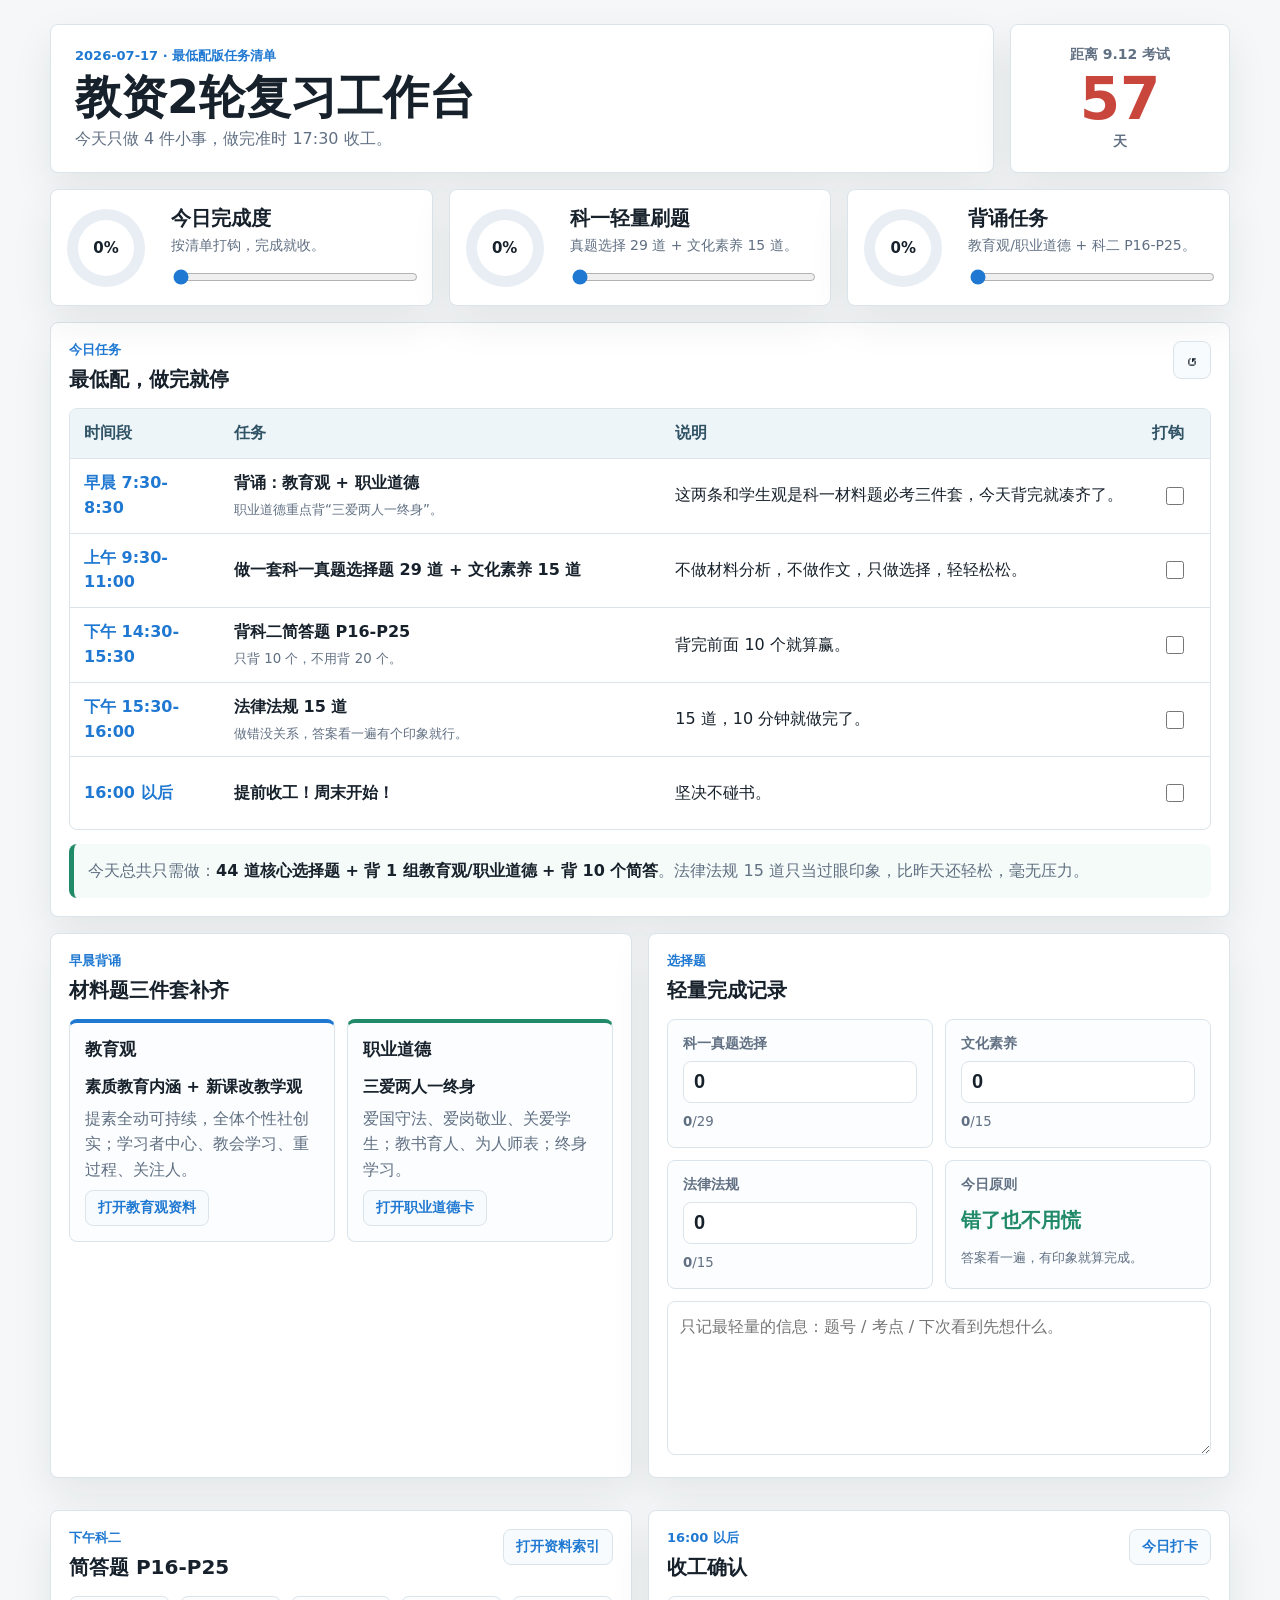
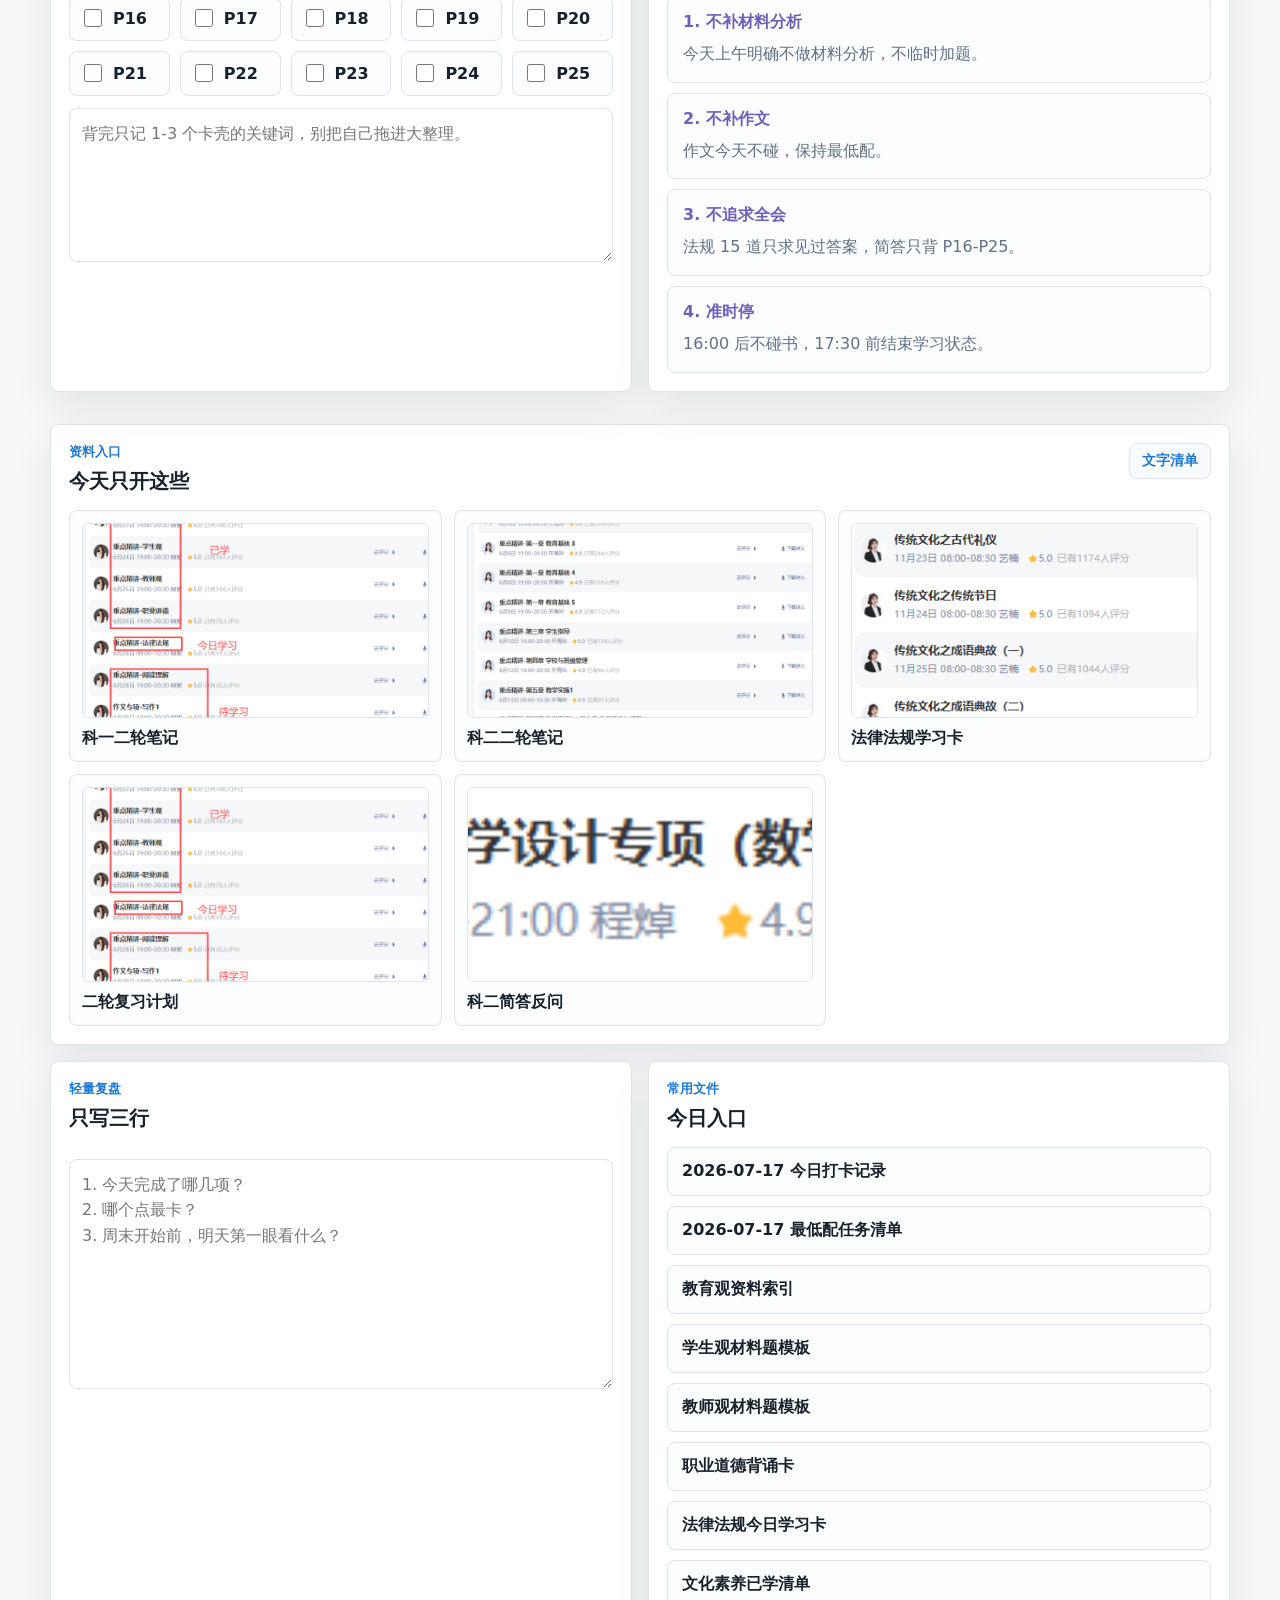
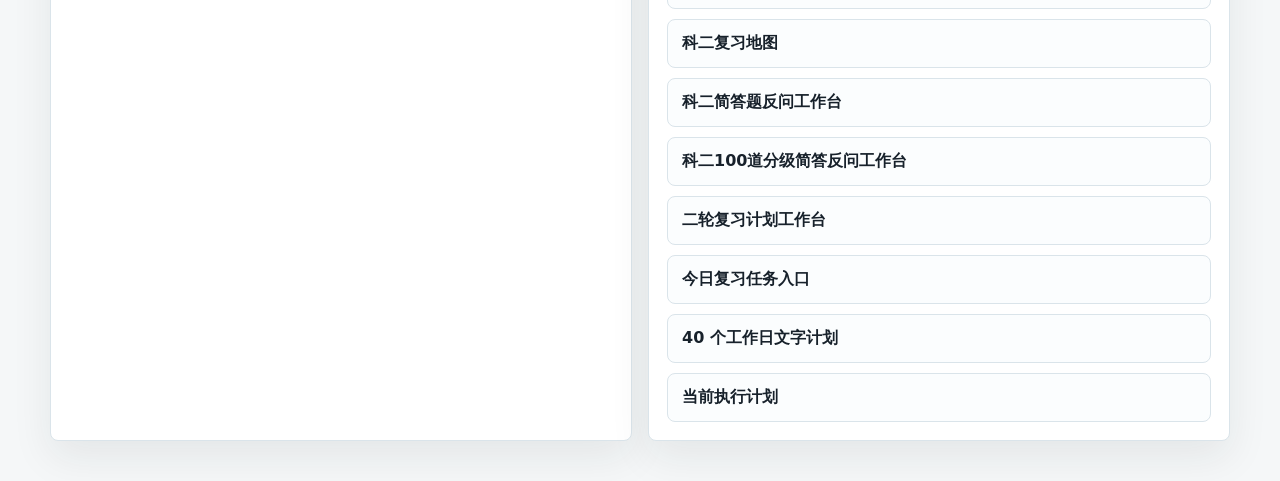
<file: teacher-cert/????????/index.html>
﻿<!doctype html>
<html lang="zh-CN">
<head>
  <meta charset="utf-8">
  <meta name="viewport" content="width=device-width, initial-scale=1">
  <title>教资2轮复习工作台</title>
  <link rel="stylesheet" href="./styles.css">
</head>
<body>
  <main class="shell">
    <header class="topbar">
      <section class="title-block">
        <p class="eyebrow">2026-07-17 · 最低配版任务清单</p>
        <h1>教资2轮复习工作台</h1>
        <p class="subtitle">今天只做 4 件小事，做完准时 17:30 收工。</p>
      </section>
      <section class="exam-card" aria-label="考试倒计时">
        <span class="exam-label">距离 9.12 考试</span>
        <strong>57</strong>
        <span class="exam-label">天</span>
      </section>
    </header>

    <section class="metrics" aria-label="今日进度">
      <article class="metric">
        <div class="ring" data-value="0"><span>0%</span></div>
        <div>
          <h2>今日完成度</h2>
          <p>按清单打钩，完成就收。</p>
          <input class="progress-input" data-key="today" type="range" min="0" max="100" value="0" aria-label="今日完成度">
        </div>
      </article>
      <article class="metric">
        <div class="ring green" data-value="0"><span>0%</span></div>
        <div>
          <h2>科一轻量刷题</h2>
          <p>真题选择 29 道 + 文化素养 15 道。</p>
          <input class="progress-input" data-key="subjectOneChoice" type="range" min="0" max="100" value="0" aria-label="科一选择题进度">
        </div>
      </article>
      <article class="metric">
        <div class="ring amber" data-value="0"><span>0%</span></div>
        <div>
          <h2>背诵任务</h2>
          <p>教育观/职业道德 + 科二 P16-P25。</p>
          <input class="progress-input" data-key="recitation" type="range" min="0" max="100" value="0" aria-label="背诵任务进度">
        </div>
      </article>
    </section>

    <section class="panel today-panel">
      <div class="panel-head">
        <div>
          <p class="eyebrow">今日任务</p>
          <h2>最低配，做完就停</h2>
        </div>
        <button class="icon-button" id="resetTasks" title="重置今日勾选" aria-label="重置今日勾选">↺</button>
      </div>

      <div class="task-table" aria-label="今日最低配版任务清单">
        <div class="task-row task-row-head">
          <span>时间段</span>
          <span>任务</span>
          <span>说明</span>
          <span>打钩</span>
        </div>
        <label class="task-row">
          <span class="time">早晨 7:30-8:30</span>
          <span><strong>背诵：教育观 + 职业道德</strong><small>职业道德重点背“三爱两人一终身”。</small></span>
          <span>这两条和学生观是科一材料题必考三件套，今天背完就凑齐了。</span>
          <span class="check-cell"><input type="checkbox" data-task="morning-education-ethics"></span>
        </label>
        <label class="task-row">
          <span class="time">上午 9:30-11:00</span>
          <span><strong>做一套科一真题选择题 29 道 + 文化素养 15 道</strong></span>
          <span>不做材料分析，不做作文，只做选择，轻轻松松。</span>
          <span class="check-cell"><input type="checkbox" data-task="forenoon-choice-culture"></span>
        </label>
        <label class="task-row">
          <span class="time">下午 14:30-15:30</span>
          <span><strong>背科二简答题 P16-P25</strong><small>只背 10 个，不用背 20 个。</small></span>
          <span>背完前面 10 个就算赢。</span>
          <span class="check-cell"><input type="checkbox" data-task="afternoon-short-answer-p16-p25"></span>
        </label>
        <label class="task-row">
          <span class="time">下午 15:30-16:00</span>
          <span><strong>法律法规 15 道</strong><small>做错没关系，答案看一遍有个印象就行。</small></span>
          <span>15 道，10 分钟就做完了。</span>
          <span class="check-cell"><input type="checkbox" data-task="afternoon-law-15"></span>
        </label>
        <label class="task-row">
          <span class="time">16:00 以后</span>
          <span><strong>提前收工！周末开始！</strong></span>
          <span>坚决不碰书。</span>
          <span class="check-cell"><input type="checkbox" data-task="afterwork-stop"></span>
        </label>
      </div>

      <p class="summary-note">今天总共只需做：<strong>44 道核心选择题 + 背 1 组教育观/职业道德 + 背 10 个简答</strong>。法律法规 15 道只当过眼印象，比昨天还轻松，毫无压力。</p>
    </section>

    <section class="layout">
      <section class="panel">
        <div class="panel-head">
          <div>
            <p class="eyebrow">早晨背诵</p>
            <h2>材料题三件套补齐</h2>
          </div>
        </div>
        <div class="memory-grid">
          <article class="memory-card blue">
            <h3>教育观</h3>
            <strong>素质教育内涵 + 新课改教学观</strong>
            <p>提素全动可持续，全体个性社创实；学习者中心、教会学习、重过程、关注人。</p>
            <a href="../科目一综合素质备考/01_职业理念/教育观/教育观-资料索引.txt">打开教育观资料</a>
          </article>
          <article class="memory-card green">
            <h3>职业道德</h3>
            <strong>三爱两人一终身</strong>
            <p>爱国守法、爱岗敬业、关爱学生；教书育人、为人师表；终身学习。</p>
            <a href="../科目一综合素质备考/03_教师职业道德/职业道德-备考笔记.txt">打开职业道德卡</a>
          </article>
        </div>
      </section>

      <section class="panel">
        <div class="panel-head">
          <div>
            <p class="eyebrow">选择题</p>
            <h2>轻量完成记录</h2>
          </div>
        </div>
        <div class="counter-grid">
          <label class="counter-box">
            <span>科一真题选择</span>
            <input class="number-input" data-count="realChoiceDone" type="number" min="0" max="29" value="0" aria-label="科一真题选择题完成数">
            <small><b data-count-output="realChoiceDone">0</b>/29</small>
          </label>
          <label class="counter-box">
            <span>文化素养</span>
            <input class="number-input" data-count="cultureChoiceDone" type="number" min="0" max="15" value="0" aria-label="文化素养完成数">
            <small><b data-count-output="cultureChoiceDone">0</b>/15</small>
          </label>
          <label class="counter-box">
            <span>法律法规</span>
            <input class="number-input" data-count="lawChoiceDone" type="number" min="0" max="15" value="0" aria-label="法律法规完成数">
            <small><b data-count-output="lawChoiceDone">0</b>/15</small>
          </label>
          <label class="counter-box calm">
            <span>今日原则</span>
            <strong>错了也不用慌</strong>
            <small>答案看一遍，有印象就算完成。</small>
          </label>
        </div>
        <textarea class="note-area" data-note="choiceNotes" rows="5" placeholder="只记最轻量的信息：题号 / 考点 / 下次看到先想什么。"></textarea>
      </section>
    </section>

    <section class="layout">
      <section class="panel">
        <div class="panel-head">
          <div>
            <p class="eyebrow">下午科二</p>
            <h2>简答题 P16-P25</h2>
          </div>
          <a class="file-link" href="../教资刷题班资料/刷题班资料索引.txt">打开资料索引</a>
        </div>
        <div class="page-checks" aria-label="P16-P25 打卡">
          <label><input type="checkbox" data-task="p16">P16</label>
          <label><input type="checkbox" data-task="p17">P17</label>
          <label><input type="checkbox" data-task="p18">P18</label>
          <label><input type="checkbox" data-task="p19">P19</label>
          <label><input type="checkbox" data-task="p20">P20</label>
          <label><input type="checkbox" data-task="p21">P21</label>
          <label><input type="checkbox" data-task="p22">P22</label>
          <label><input type="checkbox" data-task="p23">P23</label>
          <label><input type="checkbox" data-task="p24">P24</label>
          <label><input type="checkbox" data-task="p25">P25</label>
        </div>
        <textarea class="note-area" data-note="subjectTwoNotes" rows="5" placeholder="背完只记 1-3 个卡壳的关键词，别把自己拖进大整理。"></textarea>
      </section>

      <section class="panel">
        <div class="panel-head">
          <div>
            <p class="eyebrow">16:00 以后</p>
            <h2>收工确认</h2>
          </div>
          <a class="file-link" href="../每日打卡记录/2026-07-17_打卡.txt">今日打卡</a>
        </div>
        <div class="template-steps">
          <article><strong>1. 不补材料分析</strong><span>今天上午明确不做材料分析，不临时加题。</span></article>
          <article><strong>2. 不补作文</strong><span>作文今天不碰，保持最低配。</span></article>
          <article><strong>3. 不追求全会</strong><span>法规 15 道只求见过答案，简答只背 P16-P25。</span></article>
          <article><strong>4. 准时停</strong><span>16:00 后不碰书，17:30 前结束学习状态。</span></article>
        </div>
      </section>
    </section>

    <section class="panel resource-panel">
      <div class="panel-head">
        <div>
          <p class="eyebrow">资料入口</p>
          <h2>今天只开这些</h2>
        </div>
        <a class="file-link" href="../每日打卡记录/2026-07-17_最低配任务清单.txt">文字清单</a>
      </div>
      <div class="resource-grid">
        <a class="resource-item" href="../教资刷题班资料/刷题班资料索引.txt">
          <img src="./assets/subject-one-course-progress.png" alt="科一资料预览">
          <span>科一二轮笔记</span>
        </a>
        <a class="resource-item" href="../教资刷题班资料/刷题班资料索引.txt">
          <img src="./assets/subject-two-learned-page.png" alt="科二资料预览">
          <span>科二二轮笔记</span>
        </a>
        <a class="resource-item" href="../科目一综合素质备考/02_教育法律法规/法律法规-今日学习卡.txt">
          <img src="./assets/culture-traditional-learned.png" alt="法律法规资料预览">
          <span>法律法规学习卡</span>
        </a>
        <a class="resource-item" href="../教资二轮复习计划工作台.html">
          <img src="./assets/subject-one-course-progress.png" alt="教资二轮复习计划入口预览">
          <span>二轮复习计划</span>
        </a>
        <a class="resource-item" href="../short-answer.html">
          <img src="./assets/subject-two-pending-design-math.png" alt="科二简答题反问入口预览">
          <span>科二简答反问</span>
        </a>
      </div>
    </section>

    <section class="layout bottom-layout">
      <section class="panel">
        <div class="panel-head">
          <div>
            <p class="eyebrow">轻量复盘</p>
            <h2>只写三行</h2>
          </div>
        </div>
        <textarea class="note-area large" data-note="todayReview" rows="8" placeholder="1. 今天完成了哪几项？&#10;2. 哪个点最卡？&#10;3. 周末开始前，明天第一眼看什么？"></textarea>
      </section>

      <section class="panel">
        <div class="panel-head">
          <div>
            <p class="eyebrow">常用文件</p>
            <h2>今日入口</h2>
          </div>
        </div>
        <nav class="link-list" aria-label="常用文件">
          <a href="../每日打卡记录/2026-07-17_打卡.txt">2026-07-17 今日打卡记录</a>
          <a href="../每日打卡记录/2026-07-17_最低配任务清单.txt">2026-07-17 最低配任务清单</a>
          <a href="../科目一综合素质备考/01_职业理念/教育观/教育观-资料索引.txt">教育观资料索引</a>
          <a href="../科目一综合素质备考/01_职业理念/学生观/学生观-备考笔记.txt">学生观材料题模板</a>
          <a href="../科目一综合素质备考/01_职业理念/教师观/教师观-备考笔记.txt">教师观材料题模板</a>
          <a href="../科目一综合素质备考/03_教师职业道德/职业道德-备考笔记.txt">职业道德背诵卡</a>
          <a href="../科目一综合素质备考/02_教育法律法规/法律法规-今日学习卡.txt">法律法规今日学习卡</a>
          <a href="../科目一综合素质备考/04_文化素养/文化素养-已学清单.txt">文化素养已学清单</a>
          <a href="../科目二教育教学知识与能力备考/00_总入口/复习地图.txt">科二复习地图</a>
          <a href="../short-answer.html">科二简答题反问工作台</a>
          <a href="../short-answer.html">科二100道分级简答反问工作台</a>
          <a href="../教资二轮复习计划工作台.html">二轮复习计划工作台</a>
          <a href="../教资二轮每日复习工作台.html">今日复习任务入口</a>
          <a href="../教资备考学习计划-2026-09-12考试.txt">40 个工作日文字计划</a>
          <a href="../当前执行版学习计划.txt">当前执行计划</a>
        </nav>
      </section>
    </section>
  </main>

  <script src="./app.js"></script>
</body>
</html>
</file>
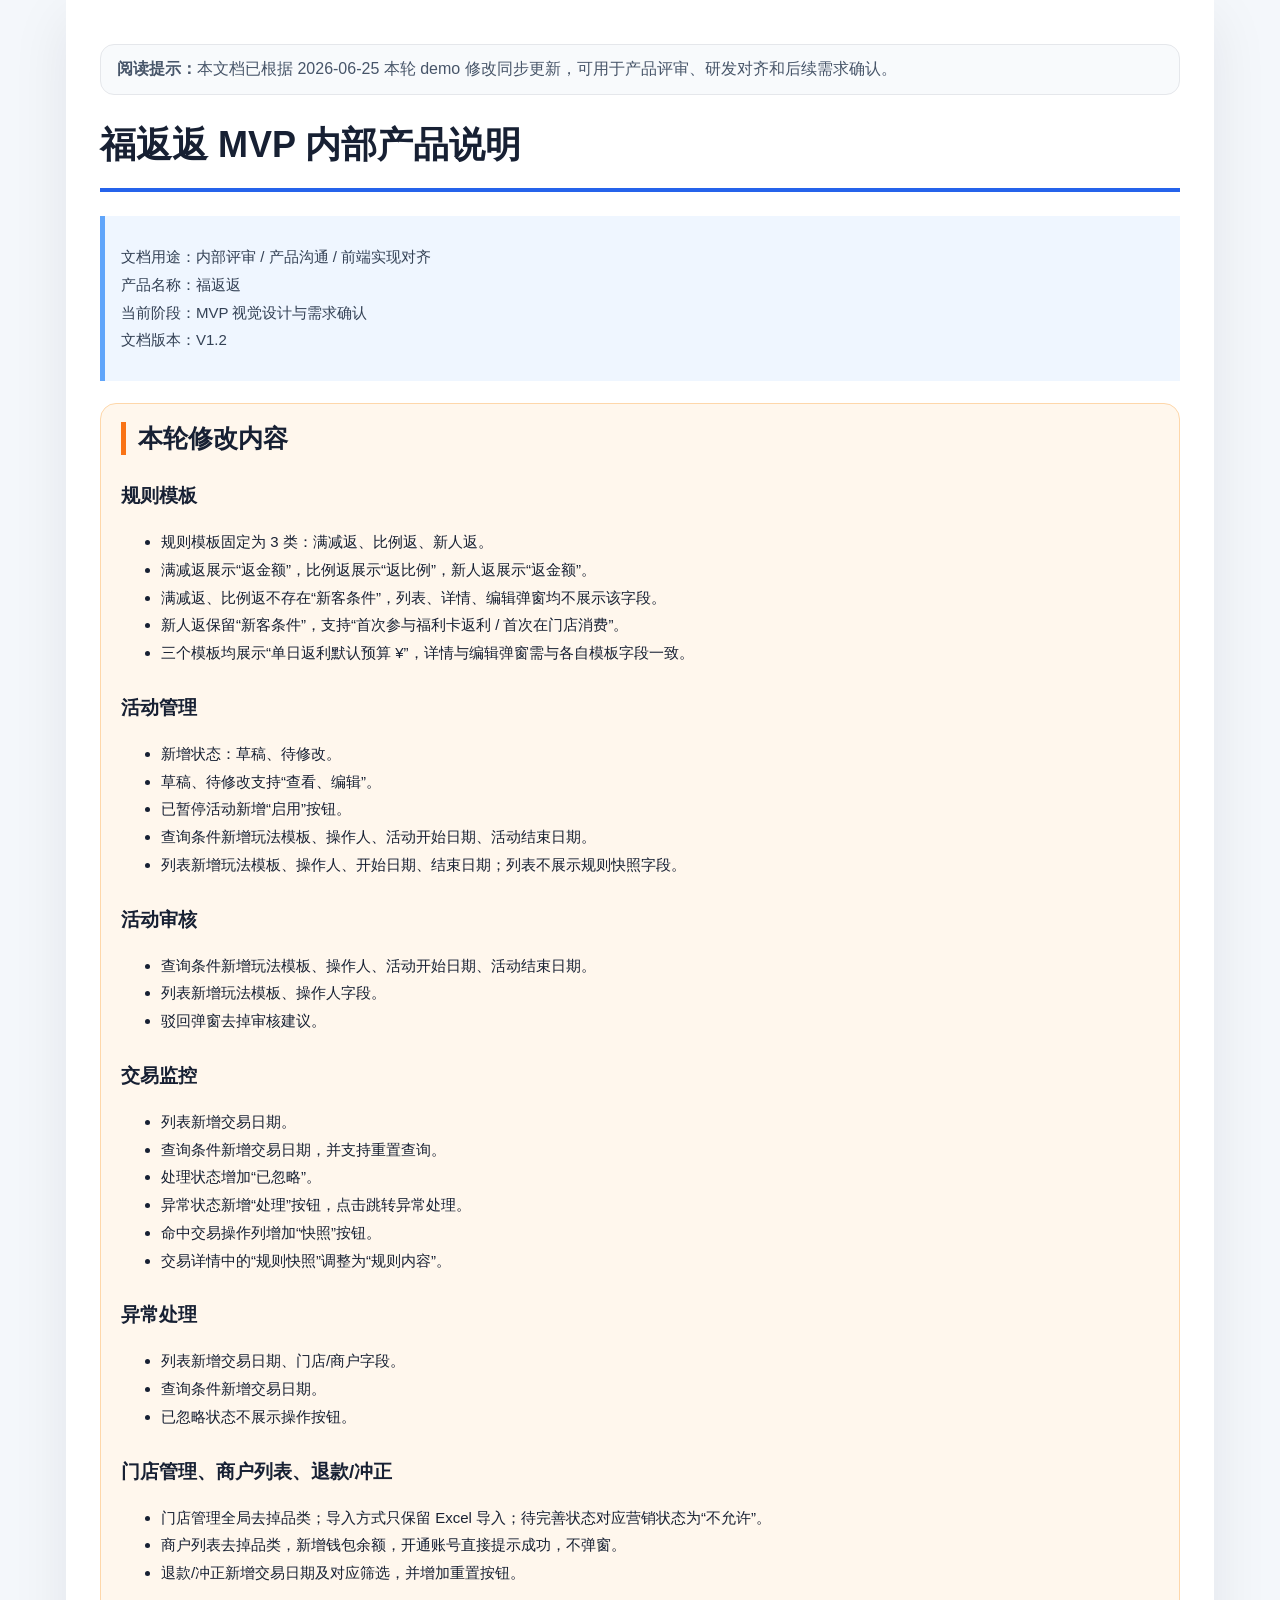
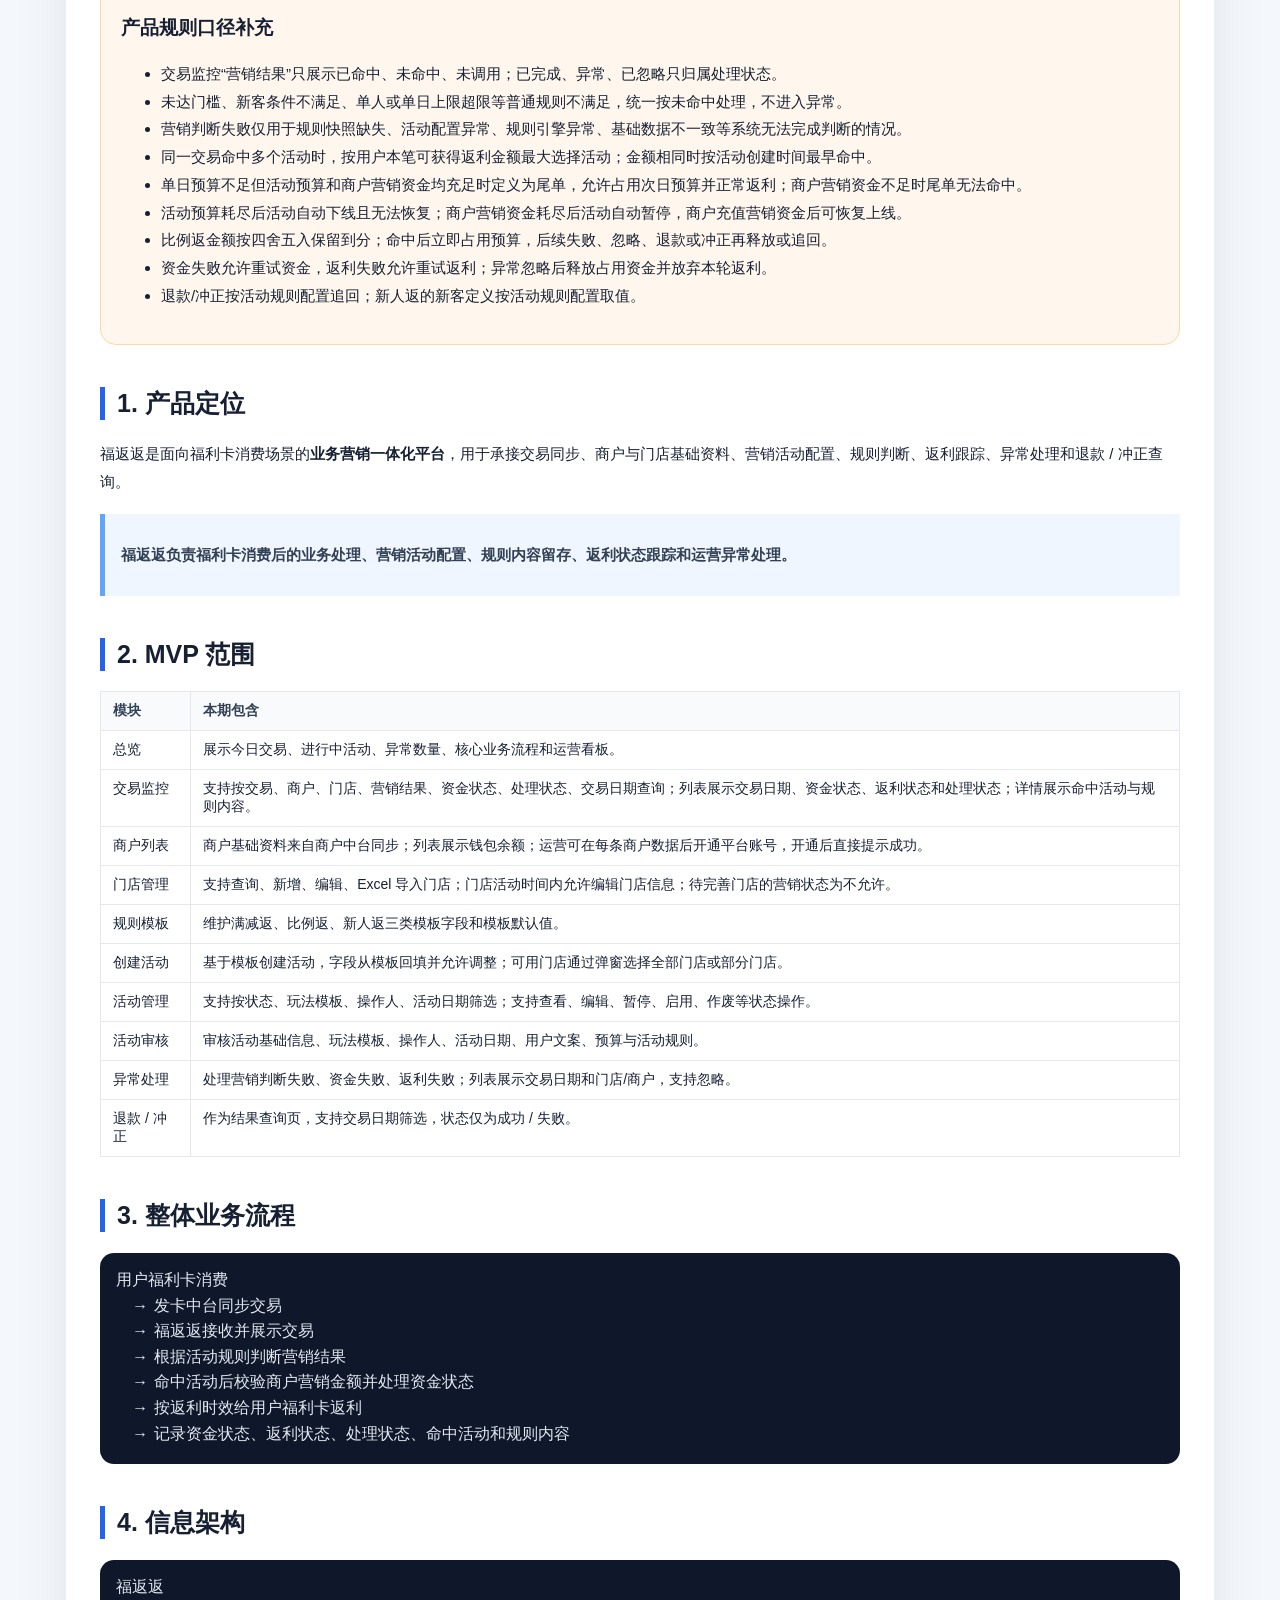
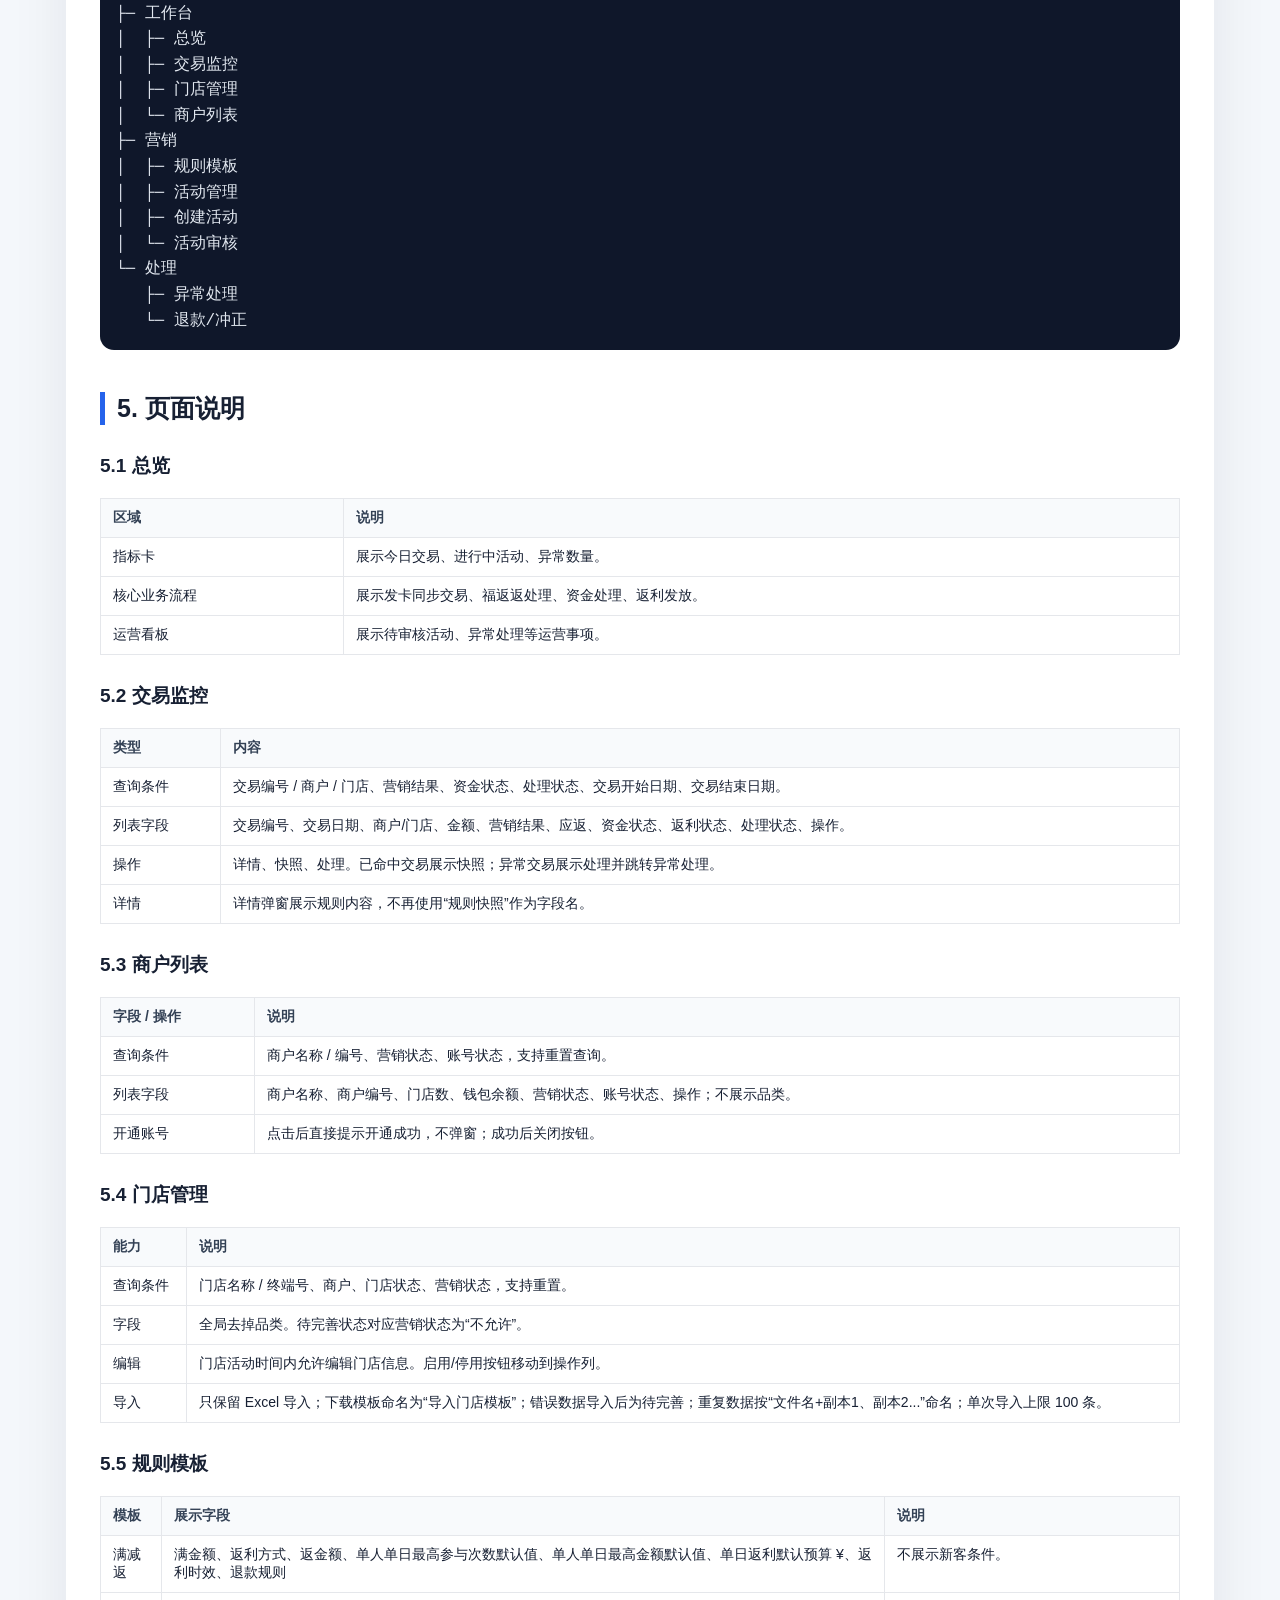
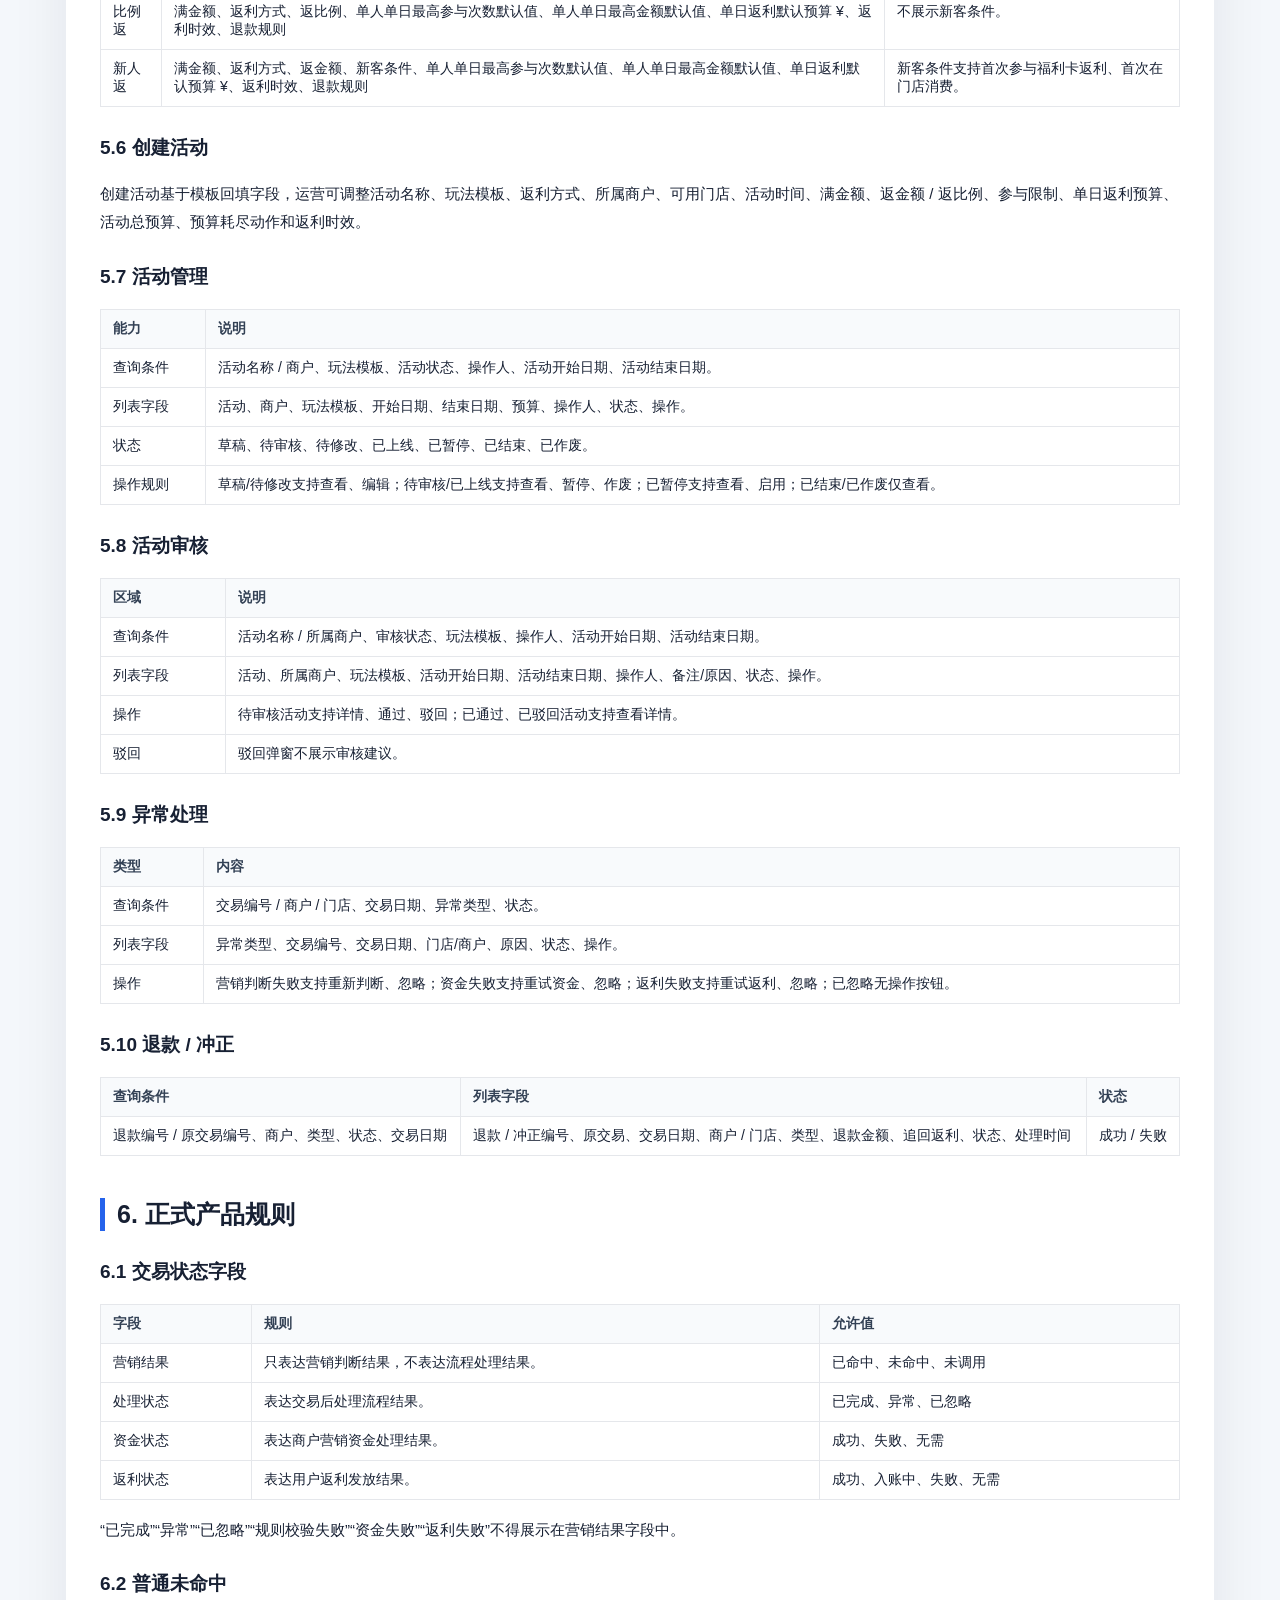
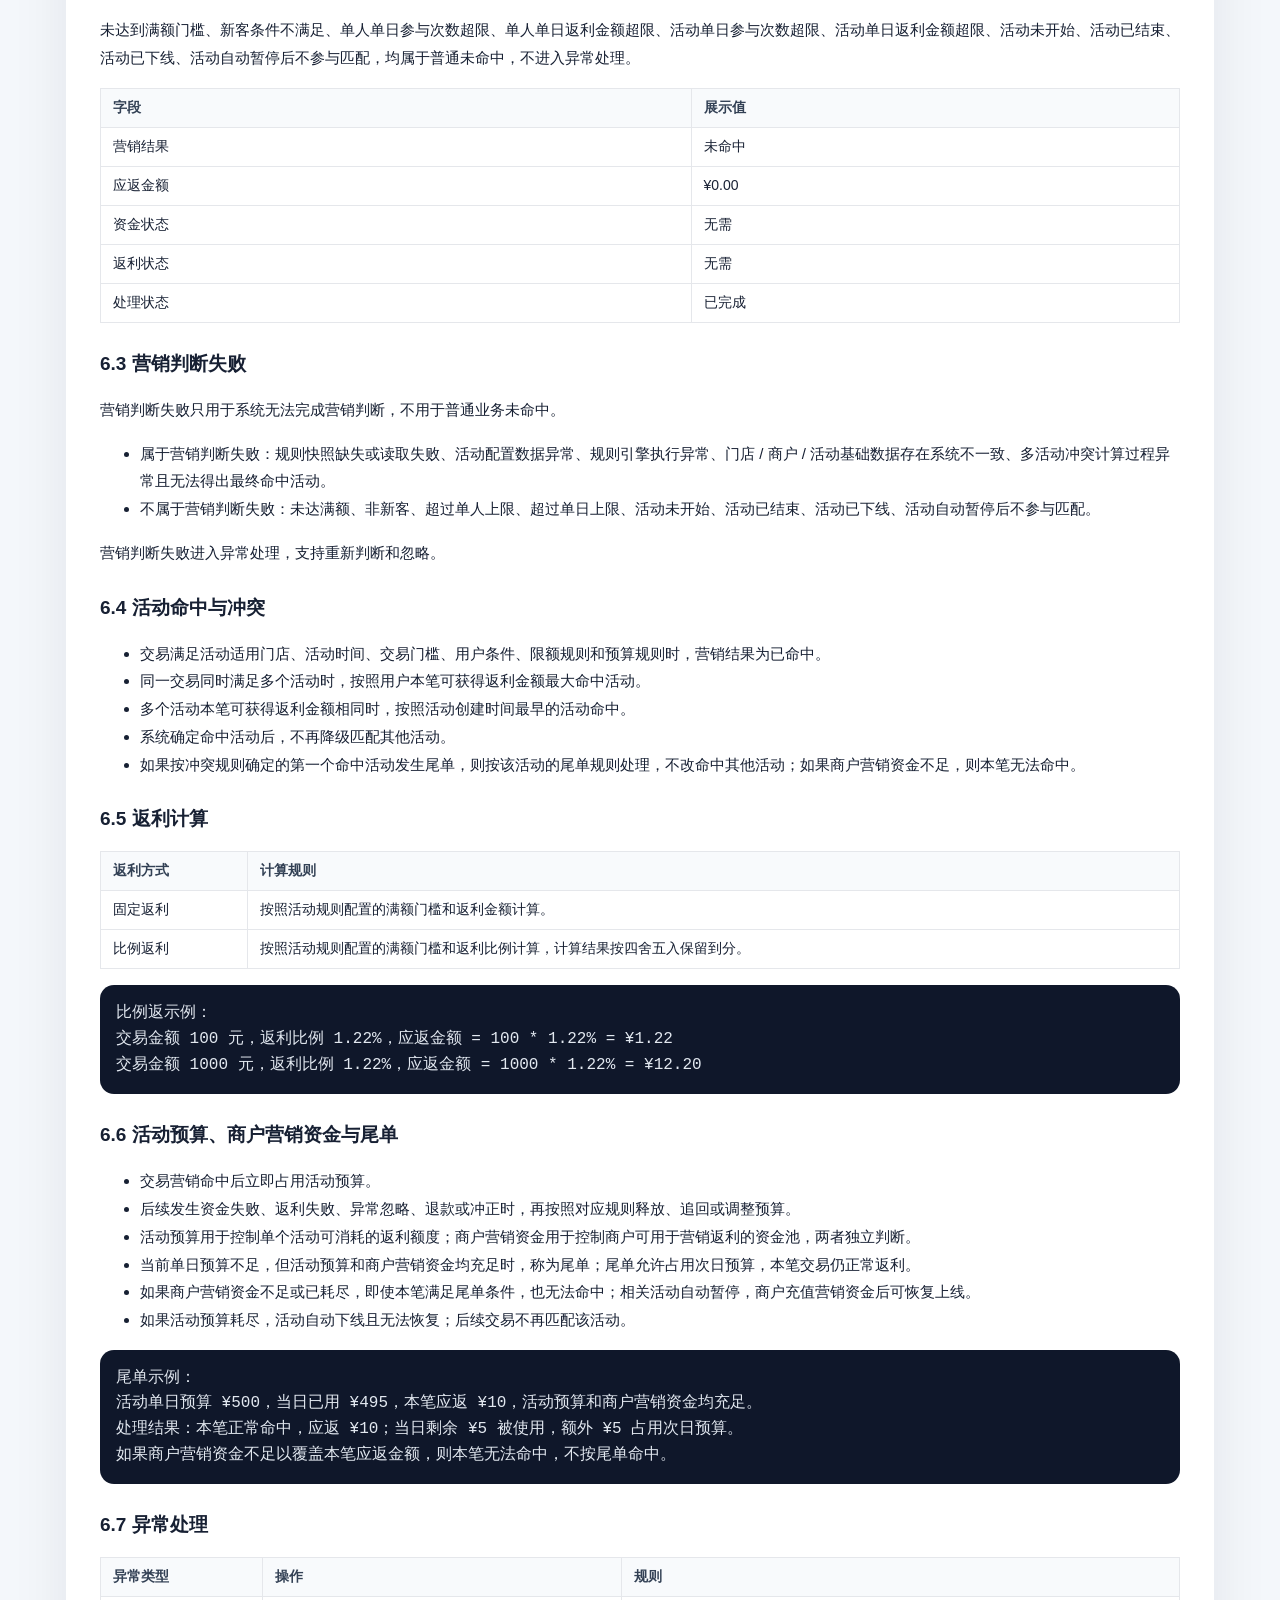
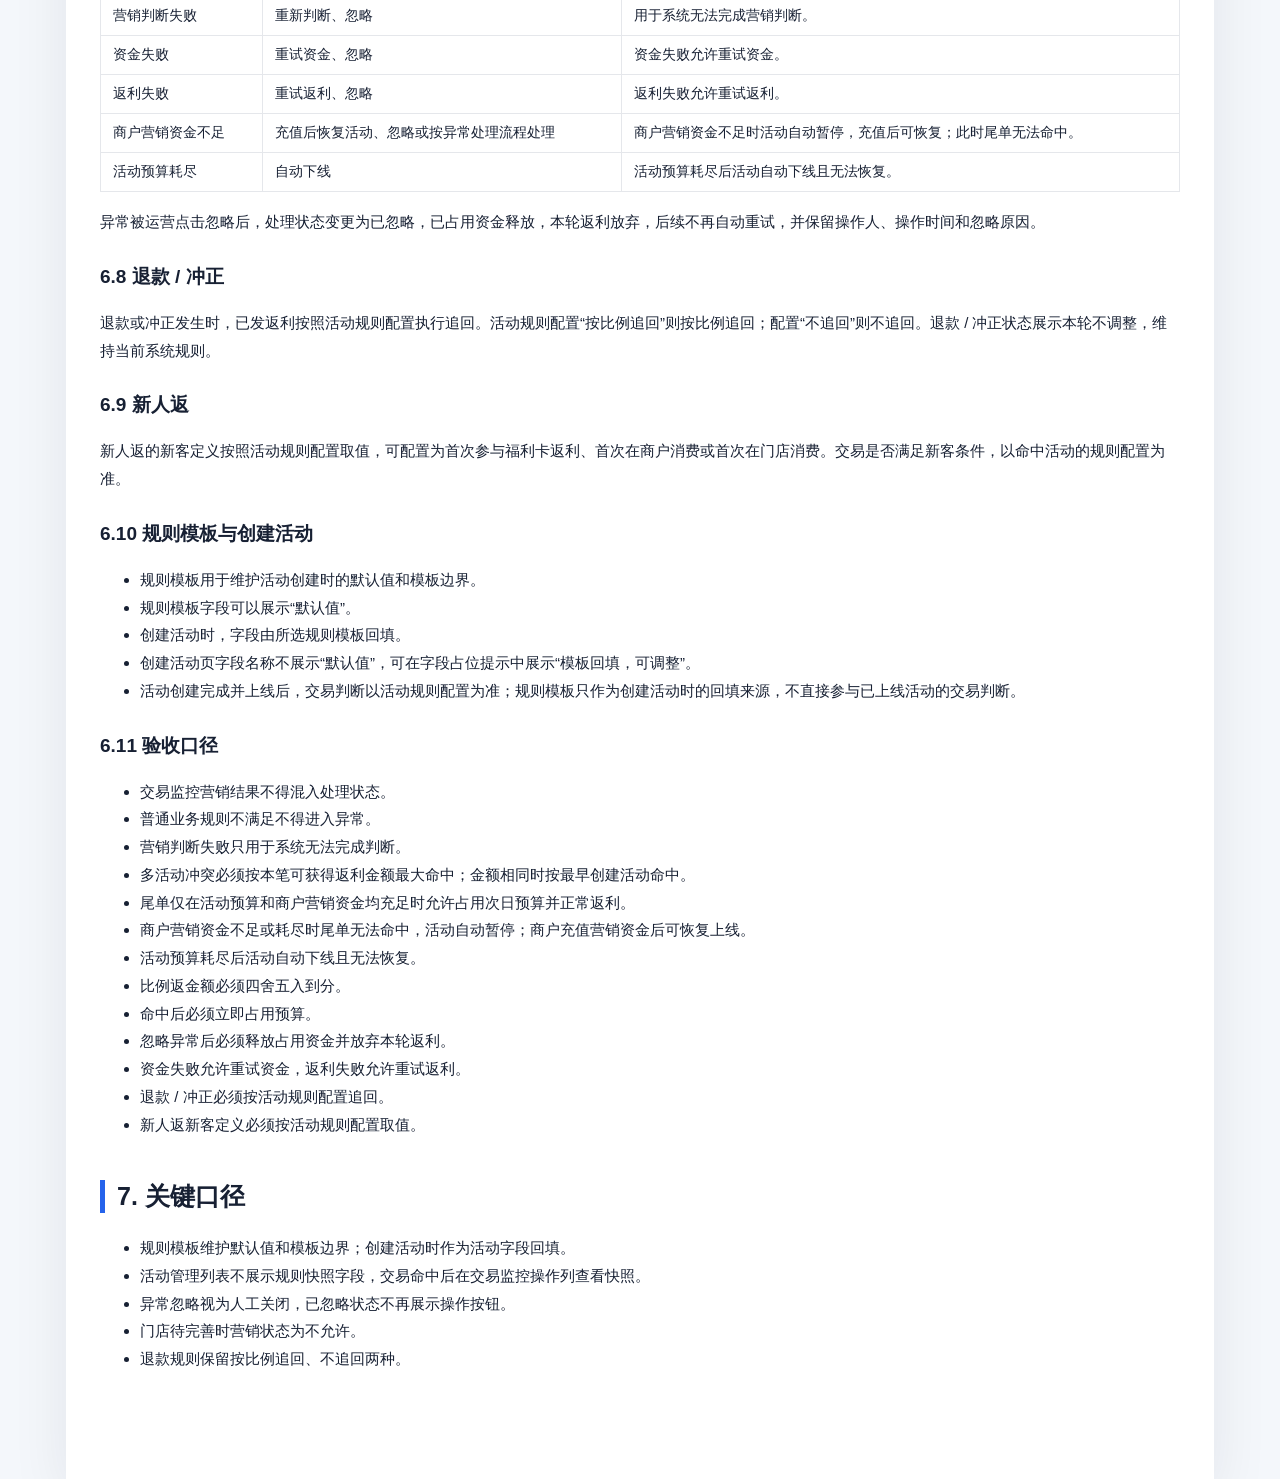
<file: spec.html>
<!doctype html>
<html lang="zh-CN">
<head>
<meta charset="utf-8">
<meta name="viewport" content="width=device-width,initial-scale=1">
<title>福返返内部产品说明-本轮更新版</title>
<style>
body{margin:0;background:#f4f7fb;color:#172033;font-family:-apple-system,BlinkMacSystemFont,"Segoe UI","PingFang SC","Microsoft YaHei",Arial,sans-serif}
.wrap{max-width:1080px;margin:0 auto;background:#fff;min-height:100vh;padding:44px 34px 90px;box-shadow:0 18px 55px rgba(15,23,42,.08)}
h1{font-size:36px;margin:0 0 24px;padding-bottom:18px;border-bottom:4px solid #2563eb}
h2{font-size:25px;margin-top:42px;border-left:5px solid #2563eb;padding-left:12px}
h3{font-size:19px;margin-top:28px}
p,li{font-size:15px;line-height:1.85}
blockquote{margin:18px 0;padding:12px 16px;border-left:5px solid #60a5fa;background:#eff6ff;color:#334155}
table{border-collapse:collapse;width:100%;margin:16px 0}
th,td{border:1px solid #e5e7eb;padding:10px 12px;text-align:left;vertical-align:top;font-size:14px}
th{background:#f8fafc;color:#334155}
pre{background:#0f172a;color:#e2e8f0;padding:16px;border-radius:14px;overflow:auto;line-height:1.6}
code{font-family:Consolas,monospace;background:#f1f5f9;padding:2px 6px;border-radius:6px}
pre code{background:transparent;padding:0}
.note{background:#f8fafc;border:1px solid #e5e7eb;border-radius:14px;padding:14px 16px;margin-bottom:26px;color:#475569}
.update{background:#fff7ed;border:1px solid #fed7aa;border-radius:16px;padding:18px 20px;margin:22px 0 30px}
.update h2{margin-top:0;border-left-color:#f97316}
.ok{color:#067647;font-weight:700}.warn{color:#b42318;font-weight:700}
@media print{body{background:#fff}.wrap{box-shadow:none;max-width:none}.note{display:none}}
</style>
</head>
<body>
<div class="wrap">
<div class="note"><b>阅读提示：</b>本文档已根据 2026-06-25 本轮 demo 修改同步更新，可用于产品评审、研发对齐和后续需求确认。</div>
<h1>福返返 MVP 内部产品说明</h1>
<blockquote>
<p>文档用途：内部评审 / 产品沟通 / 前端实现对齐<br>产品名称：福返返<br>当前阶段：MVP 视觉设计与需求确认<br>文档版本：V1.2</p>
</blockquote>

<div class="update">
<h2>本轮修改内容</h2>
<h3>规则模板</h3>
<ul>
<li>规则模板固定为 3 类：满减返、比例返、新人返。</li>
<li>满减返展示“返金额”，比例返展示“返比例”，新人返展示“返金额”。</li>
<li>满减返、比例返不存在“新客条件”，列表、详情、编辑弹窗均不展示该字段。</li>
<li>新人返保留“新客条件”，支持“首次参与福利卡返利 / 首次在门店消费”。</li>
<li>三个模板均展示“单日返利默认预算 ¥”，详情与编辑弹窗需与各自模板字段一致。</li>
</ul>
<h3>活动管理</h3>
<ul>
<li>新增状态：草稿、待修改。</li>
<li>草稿、待修改支持“查看、编辑”。</li>
<li>已暂停活动新增“启用”按钮。</li>
<li>查询条件新增玩法模板、操作人、活动开始日期、活动结束日期。</li>
<li>列表新增玩法模板、操作人、开始日期、结束日期；列表不展示规则快照字段。</li>
</ul>
<h3>活动审核</h3>
<ul>
<li>查询条件新增玩法模板、操作人、活动开始日期、活动结束日期。</li>
<li>列表新增玩法模板、操作人字段。</li>
<li>驳回弹窗去掉审核建议。</li>
</ul>
<h3>交易监控</h3>
<ul>
<li>列表新增交易日期。</li>
<li>查询条件新增交易日期，并支持重置查询。</li>
<li>处理状态增加“已忽略”。</li>
<li>异常状态新增“处理”按钮，点击跳转异常处理。</li>
<li>命中交易操作列增加“快照”按钮。</li>
<li>交易详情中的“规则快照”调整为“规则内容”。</li>
</ul>
<h3>异常处理</h3>
<ul>
<li>列表新增交易日期、门店/商户字段。</li>
<li>查询条件新增交易日期。</li>
<li>已忽略状态不展示操作按钮。</li>
</ul>
<h3>门店管理、商户列表、退款/冲正</h3>
<ul>
<li>门店管理全局去掉品类；导入方式只保留 Excel 导入；待完善状态对应营销状态为“不允许”。</li>
<li>商户列表去掉品类，新增钱包余额，开通账号直接提示成功，不弹窗。</li>
<li>退款/冲正新增交易日期及对应筛选，并增加重置按钮。</li>
</ul>
<h3>产品规则口径补充</h3>
<ul>
<li>交易监控“营销结果”只展示已命中、未命中、未调用；已完成、异常、已忽略只归属处理状态。</li>
<li>未达门槛、新客条件不满足、单人或单日上限超限等普通规则不满足，统一按未命中处理，不进入异常。</li>
<li>营销判断失败仅用于规则快照缺失、活动配置异常、规则引擎异常、基础数据不一致等系统无法完成判断的情况。</li>
<li>同一交易命中多个活动时，按用户本笔可获得返利金额最大选择活动；金额相同时按活动创建时间最早命中。</li>
<li>单日预算不足但活动预算和商户营销资金均充足时定义为尾单，允许占用次日预算并正常返利；商户营销资金不足时尾单无法命中。</li>
<li>活动预算耗尽后活动自动下线且无法恢复；商户营销资金耗尽后活动自动暂停，商户充值营销资金后可恢复上线。</li>
<li>比例返金额按四舍五入保留到分；命中后立即占用预算，后续失败、忽略、退款或冲正再释放或追回。</li>
<li>资金失败允许重试资金，返利失败允许重试返利；异常忽略后释放占用资金并放弃本轮返利。</li>
<li>退款/冲正按活动规则配置追回；新人返的新客定义按活动规则配置取值。</li>
</ul>
</div>

<h2>1. 产品定位</h2>
<p>福返返是面向福利卡消费场景的<strong>业务营销一体化平台</strong>，用于承接交易同步、商户与门店基础资料、营销活动配置、规则判断、返利跟踪、异常处理和退款 / 冲正查询。</p>
<blockquote>
<p><strong>福返返负责福利卡消费后的业务处理、营销活动配置、规则内容留存、返利状态跟踪和运营异常处理。</strong></p>
</blockquote>

<h2>2. MVP 范围</h2>
<table>
<thead><tr><th>模块</th><th>本期包含</th></tr></thead>
<tbody>
<tr><td>总览</td><td>展示今日交易、进行中活动、异常数量、核心业务流程和运营看板。</td></tr>
<tr><td>交易监控</td><td>支持按交易、商户、门店、营销结果、资金状态、处理状态、交易日期查询；列表展示交易日期、资金状态、返利状态和处理状态；详情展示命中活动与规则内容。</td></tr>
<tr><td>商户列表</td><td>商户基础资料来自商户中台同步；列表展示钱包余额；运营可在每条商户数据后开通平台账号，开通后直接提示成功。</td></tr>
<tr><td>门店管理</td><td>支持查询、新增、编辑、Excel 导入门店；门店活动时间内允许编辑门店信息；待完善门店的营销状态为不允许。</td></tr>
<tr><td>规则模板</td><td>维护满减返、比例返、新人返三类模板字段和模板默认值。</td></tr>
<tr><td>创建活动</td><td>基于模板创建活动，字段从模板回填并允许调整；可用门店通过弹窗选择全部门店或部分门店。</td></tr>
<tr><td>活动管理</td><td>支持按状态、玩法模板、操作人、活动日期筛选；支持查看、编辑、暂停、启用、作废等状态操作。</td></tr>
<tr><td>活动审核</td><td>审核活动基础信息、玩法模板、操作人、活动日期、用户文案、预算与活动规则。</td></tr>
<tr><td>异常处理</td><td>处理营销判断失败、资金失败、返利失败；列表展示交易日期和门店/商户，支持忽略。</td></tr>
<tr><td>退款 / 冲正</td><td>作为结果查询页，支持交易日期筛选，状态仅为成功 / 失败。</td></tr>
</tbody>
</table>

<h2>3. 整体业务流程</h2>
<pre><code>用户福利卡消费
  → 发卡中台同步交易
  → 福返返接收并展示交易
  → 根据活动规则判断营销结果
  → 命中活动后校验商户营销金额并处理资金状态
  → 按返利时效给用户福利卡返利
  → 记录资金状态、返利状态、处理状态、命中活动和规则内容</code></pre>

<h2>4. 信息架构</h2>
<pre><code>福返返
├─ 工作台
│  ├─ 总览
│  ├─ 交易监控
│  ├─ 门店管理
│  └─ 商户列表
├─ 营销
│  ├─ 规则模板
│  ├─ 活动管理
│  ├─ 创建活动
│  └─ 活动审核
└─ 处理
   ├─ 异常处理
   └─ 退款/冲正</code></pre>

<h2>5. 页面说明</h2>
<h3>5.1 总览</h3>
<table>
<thead><tr><th>区域</th><th>说明</th></tr></thead>
<tbody>
<tr><td>指标卡</td><td>展示今日交易、进行中活动、异常数量。</td></tr>
<tr><td>核心业务流程</td><td>展示发卡同步交易、福返返处理、资金处理、返利发放。</td></tr>
<tr><td>运营看板</td><td>展示待审核活动、异常处理等运营事项。</td></tr>
</tbody>
</table>

<h3>5.2 交易监控</h3>
<table>
<thead><tr><th>类型</th><th>内容</th></tr></thead>
<tbody>
<tr><td>查询条件</td><td>交易编号 / 商户 / 门店、营销结果、资金状态、处理状态、交易开始日期、交易结束日期。</td></tr>
<tr><td>列表字段</td><td>交易编号、交易日期、商户/门店、金额、营销结果、应返、资金状态、返利状态、处理状态、操作。</td></tr>
<tr><td>操作</td><td>详情、快照、处理。已命中交易展示快照；异常交易展示处理并跳转异常处理。</td></tr>
<tr><td>详情</td><td>详情弹窗展示规则内容，不再使用“规则快照”作为字段名。</td></tr>
</tbody>
</table>

<h3>5.3 商户列表</h3>
<table>
<thead><tr><th>字段 / 操作</th><th>说明</th></tr></thead>
<tbody>
<tr><td>查询条件</td><td>商户名称 / 编号、营销状态、账号状态，支持重置查询。</td></tr>
<tr><td>列表字段</td><td>商户名称、商户编号、门店数、钱包余额、营销状态、账号状态、操作；不展示品类。</td></tr>
<tr><td>开通账号</td><td>点击后直接提示开通成功，不弹窗；成功后关闭按钮。</td></tr>
</tbody>
</table>

<h3>5.4 门店管理</h3>
<table>
<thead><tr><th>能力</th><th>说明</th></tr></thead>
<tbody>
<tr><td>查询条件</td><td>门店名称 / 终端号、商户、门店状态、营销状态，支持重置。</td></tr>
<tr><td>字段</td><td>全局去掉品类。待完善状态对应营销状态为“不允许”。</td></tr>
<tr><td>编辑</td><td>门店活动时间内允许编辑门店信息。启用/停用按钮移动到操作列。</td></tr>
<tr><td>导入</td><td>只保留 Excel 导入；下载模板命名为“导入门店模板”；错误数据导入后为待完善；重复数据按“文件名+副本1、副本2...”命名；单次导入上限 100 条。</td></tr>
</tbody>
</table>

<h3>5.5 规则模板</h3>
<table>
<thead><tr><th>模板</th><th>展示字段</th><th>说明</th></tr></thead>
<tbody>
<tr><td>满减返</td><td>满金额、返利方式、返金额、单人单日最高参与次数默认值、单人单日最高金额默认值、单日返利默认预算 ¥、返利时效、退款规则</td><td>不展示新客条件。</td></tr>
<tr><td>比例返</td><td>满金额、返利方式、返比例、单人单日最高参与次数默认值、单人单日最高金额默认值、单日返利默认预算 ¥、返利时效、退款规则</td><td>不展示新客条件。</td></tr>
<tr><td>新人返</td><td>满金额、返利方式、返金额、新客条件、单人单日最高参与次数默认值、单人单日最高金额默认值、单日返利默认预算 ¥、返利时效、退款规则</td><td>新客条件支持首次参与福利卡返利、首次在门店消费。</td></tr>
</tbody>
</table>

<h3>5.6 创建活动</h3>
<p>创建活动基于模板回填字段，运营可调整活动名称、玩法模板、返利方式、所属商户、可用门店、活动时间、满金额、返金额 / 返比例、参与限制、单日返利预算、活动总预算、预算耗尽动作和返利时效。</p>

<h3>5.7 活动管理</h3>
<table>
<thead><tr><th>能力</th><th>说明</th></tr></thead>
<tbody>
<tr><td>查询条件</td><td>活动名称 / 商户、玩法模板、活动状态、操作人、活动开始日期、活动结束日期。</td></tr>
<tr><td>列表字段</td><td>活动、商户、玩法模板、开始日期、结束日期、预算、操作人、状态、操作。</td></tr>
<tr><td>状态</td><td>草稿、待审核、待修改、已上线、已暂停、已结束、已作废。</td></tr>
<tr><td>操作规则</td><td>草稿/待修改支持查看、编辑；待审核/已上线支持查看、暂停、作废；已暂停支持查看、启用；已结束/已作废仅查看。</td></tr>
</tbody>
</table>

<h3>5.8 活动审核</h3>
<table>
<thead><tr><th>区域</th><th>说明</th></tr></thead>
<tbody>
<tr><td>查询条件</td><td>活动名称 / 所属商户、审核状态、玩法模板、操作人、活动开始日期、活动结束日期。</td></tr>
<tr><td>列表字段</td><td>活动、所属商户、玩法模板、活动开始日期、活动结束日期、操作人、备注/原因、状态、操作。</td></tr>
<tr><td>操作</td><td>待审核活动支持详情、通过、驳回；已通过、已驳回活动支持查看详情。</td></tr>
<tr><td>驳回</td><td>驳回弹窗不展示审核建议。</td></tr>
</tbody>
</table>

<h3>5.9 异常处理</h3>
<table>
<thead><tr><th>类型</th><th>内容</th></tr></thead>
<tbody>
<tr><td>查询条件</td><td>交易编号 / 商户 / 门店、交易日期、异常类型、状态。</td></tr>
<tr><td>列表字段</td><td>异常类型、交易编号、交易日期、门店/商户、原因、状态、操作。</td></tr>
<tr><td>操作</td><td>营销判断失败支持重新判断、忽略；资金失败支持重试资金、忽略；返利失败支持重试返利、忽略；已忽略无操作按钮。</td></tr>
</tbody>
</table>

<h3>5.10 退款 / 冲正</h3>
<table>
<thead><tr><th>查询条件</th><th>列表字段</th><th>状态</th></tr></thead>
<tbody>
<tr><td>退款编号 / 原交易编号、商户、类型、状态、交易日期</td><td>退款 / 冲正编号、原交易、交易日期、商户 / 门店、类型、退款金额、追回返利、状态、处理时间</td><td>成功 / 失败</td></tr>
</tbody>
</table>

<h2>6. 正式产品规则</h2>

<h3>6.1 交易状态字段</h3>
<table>
<thead><tr><th>字段</th><th>规则</th><th>允许值</th></tr></thead>
<tbody>
<tr><td>营销结果</td><td>只表达营销判断结果，不表达流程处理结果。</td><td>已命中、未命中、未调用</td></tr>
<tr><td>处理状态</td><td>表达交易后处理流程结果。</td><td>已完成、异常、已忽略</td></tr>
<tr><td>资金状态</td><td>表达商户营销资金处理结果。</td><td>成功、失败、无需</td></tr>
<tr><td>返利状态</td><td>表达用户返利发放结果。</td><td>成功、入账中、失败、无需</td></tr>
</tbody>
</table>
<p>“已完成”“异常”“已忽略”“规则校验失败”“资金失败”“返利失败”不得展示在营销结果字段中。</p>

<h3>6.2 普通未命中</h3>
<p>未达到满额门槛、新客条件不满足、单人单日参与次数超限、单人单日返利金额超限、活动单日参与次数超限、活动单日返利金额超限、活动未开始、活动已结束、活动已下线、活动自动暂停后不参与匹配，均属于普通未命中，不进入异常处理。</p>
<table>
<thead><tr><th>字段</th><th>展示值</th></tr></thead>
<tbody>
<tr><td>营销结果</td><td>未命中</td></tr>
<tr><td>应返金额</td><td>¥0.00</td></tr>
<tr><td>资金状态</td><td>无需</td></tr>
<tr><td>返利状态</td><td>无需</td></tr>
<tr><td>处理状态</td><td>已完成</td></tr>
</tbody>
</table>

<h3>6.3 营销判断失败</h3>
<p>营销判断失败只用于系统无法完成营销判断，不用于普通业务未命中。</p>
<ul>
<li>属于营销判断失败：规则快照缺失或读取失败、活动配置数据异常、规则引擎执行异常、门店 / 商户 / 活动基础数据存在系统不一致、多活动冲突计算过程异常且无法得出最终命中活动。</li>
<li>不属于营销判断失败：未达满额、非新客、超过单人上限、超过单日上限、活动未开始、活动已结束、活动已下线、活动自动暂停后不参与匹配。</li>
</ul>
<p>营销判断失败进入异常处理，支持重新判断和忽略。</p>

<h3>6.4 活动命中与冲突</h3>
<ul>
<li>交易满足活动适用门店、活动时间、交易门槛、用户条件、限额规则和预算规则时，营销结果为已命中。</li>
<li>同一交易同时满足多个活动时，按照用户本笔可获得返利金额最大命中活动。</li>
<li>多个活动本笔可获得返利金额相同时，按照活动创建时间最早的活动命中。</li>
<li>系统确定命中活动后，不再降级匹配其他活动。</li>
<li>如果按冲突规则确定的第一个命中活动发生尾单，则按该活动的尾单规则处理，不改命中其他活动；如果商户营销资金不足，则本笔无法命中。</li>
</ul>

<h3>6.5 返利计算</h3>
<table>
<thead><tr><th>返利方式</th><th>计算规则</th></tr></thead>
<tbody>
<tr><td>固定返利</td><td>按照活动规则配置的满额门槛和返利金额计算。</td></tr>
<tr><td>比例返利</td><td>按照活动规则配置的满额门槛和返利比例计算，计算结果按四舍五入保留到分。</td></tr>
</tbody>
</table>
<pre><code>比例返示例：
交易金额 100 元，返利比例 1.22%，应返金额 = 100 * 1.22% = ¥1.22
交易金额 1000 元，返利比例 1.22%，应返金额 = 1000 * 1.22% = ¥12.20</code></pre>

<h3>6.6 活动预算、商户营销资金与尾单</h3>
<ul>
<li>交易营销命中后立即占用活动预算。</li>
<li>后续发生资金失败、返利失败、异常忽略、退款或冲正时，再按照对应规则释放、追回或调整预算。</li>
<li>活动预算用于控制单个活动可消耗的返利额度；商户营销资金用于控制商户可用于营销返利的资金池，两者独立判断。</li>
<li>当前单日预算不足，但活动预算和商户营销资金均充足时，称为尾单；尾单允许占用次日预算，本笔交易仍正常返利。</li>
<li>如果商户营销资金不足或已耗尽，即使本笔满足尾单条件，也无法命中；相关活动自动暂停，商户充值营销资金后可恢复上线。</li>
<li>如果活动预算耗尽，活动自动下线且无法恢复；后续交易不再匹配该活动。</li>
</ul>
<pre><code>尾单示例：
活动单日预算 ¥500，当日已用 ¥495，本笔应返 ¥10，活动预算和商户营销资金均充足。
处理结果：本笔正常命中，应返 ¥10；当日剩余 ¥5 被使用，额外 ¥5 占用次日预算。
如果商户营销资金不足以覆盖本笔应返金额，则本笔无法命中，不按尾单命中。</code></pre>

<h3>6.7 异常处理</h3>
<table>
<thead><tr><th>异常类型</th><th>操作</th><th>规则</th></tr></thead>
<tbody>
<tr><td>营销判断失败</td><td>重新判断、忽略</td><td>用于系统无法完成营销判断。</td></tr>
<tr><td>资金失败</td><td>重试资金、忽略</td><td>资金失败允许重试资金。</td></tr>
<tr><td>返利失败</td><td>重试返利、忽略</td><td>返利失败允许重试返利。</td></tr>
<tr><td>商户营销资金不足</td><td>充值后恢复活动、忽略或按异常处理流程处理</td><td>商户营销资金不足时活动自动暂停，充值后可恢复；此时尾单无法命中。</td></tr>
<tr><td>活动预算耗尽</td><td>自动下线</td><td>活动预算耗尽后活动自动下线且无法恢复。</td></tr>
</tbody>
</table>
<p>异常被运营点击忽略后，处理状态变更为已忽略，已占用资金释放，本轮返利放弃，后续不再自动重试，并保留操作人、操作时间和忽略原因。</p>

<h3>6.8 退款 / 冲正</h3>
<p>退款或冲正发生时，已发返利按照活动规则配置执行追回。活动规则配置“按比例追回”则按比例追回；配置“不追回”则不追回。退款 / 冲正状态展示本轮不调整，维持当前系统规则。</p>

<h3>6.9 新人返</h3>
<p>新人返的新客定义按照活动规则配置取值，可配置为首次参与福利卡返利、首次在商户消费或首次在门店消费。交易是否满足新客条件，以命中活动的规则配置为准。</p>

<h3>6.10 规则模板与创建活动</h3>
<ul>
<li>规则模板用于维护活动创建时的默认值和模板边界。</li>
<li>规则模板字段可以展示“默认值”。</li>
<li>创建活动时，字段由所选规则模板回填。</li>
<li>创建活动页字段名称不展示“默认值”，可在字段占位提示中展示“模板回填，可调整”。</li>
<li>活动创建完成并上线后，交易判断以活动规则配置为准；规则模板只作为创建活动时的回填来源，不直接参与已上线活动的交易判断。</li>
</ul>

<h3>6.11 验收口径</h3>
<ul>
<li>交易监控营销结果不得混入处理状态。</li>
<li>普通业务规则不满足不得进入异常。</li>
<li>营销判断失败只用于系统无法完成判断。</li>
<li>多活动冲突必须按本笔可获得返利金额最大命中；金额相同时按最早创建活动命中。</li>
<li>尾单仅在活动预算和商户营销资金均充足时允许占用次日预算并正常返利。</li>
<li>商户营销资金不足或耗尽时尾单无法命中，活动自动暂停；商户充值营销资金后可恢复上线。</li>
<li>活动预算耗尽后活动自动下线且无法恢复。</li>
<li>比例返金额必须四舍五入到分。</li>
<li>命中后必须立即占用预算。</li>
<li>忽略异常后必须释放占用资金并放弃本轮返利。</li>
<li>资金失败允许重试资金，返利失败允许重试返利。</li>
<li>退款 / 冲正必须按活动规则配置追回。</li>
<li>新人返新客定义必须按活动规则配置取值。</li>
</ul>

<h2>7. 关键口径</h2>
<ul>
<li>规则模板维护默认值和模板边界；创建活动时作为活动字段回填。</li>
<li>活动管理列表不展示规则快照字段，交易命中后在交易监控操作列查看快照。</li>
<li>异常忽略视为人工关闭，已忽略状态不再展示操作按钮。</li>
<li>门店待完善时营销状态为不允许。</li>
<li>退款规则保留按比例追回、不追回两种。</li>
</ul>
</div>
</body>
</html>
</file>
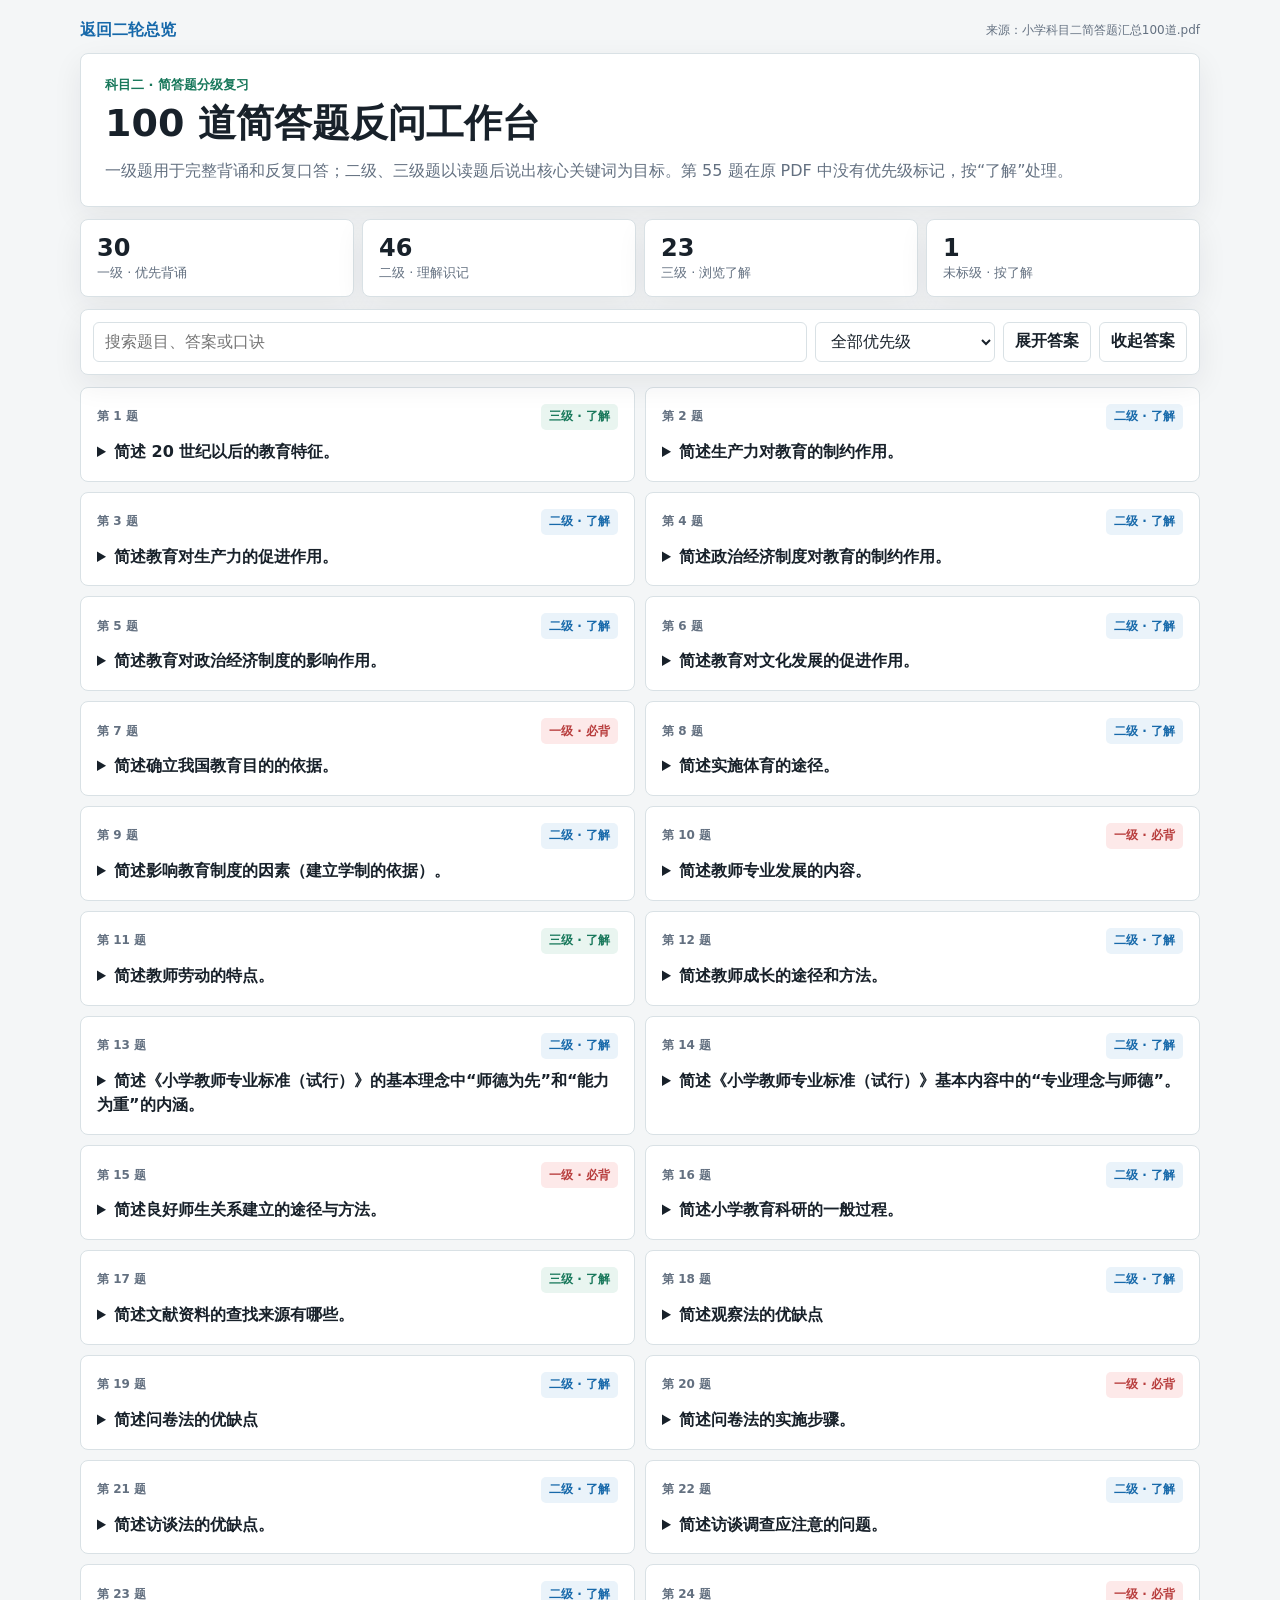
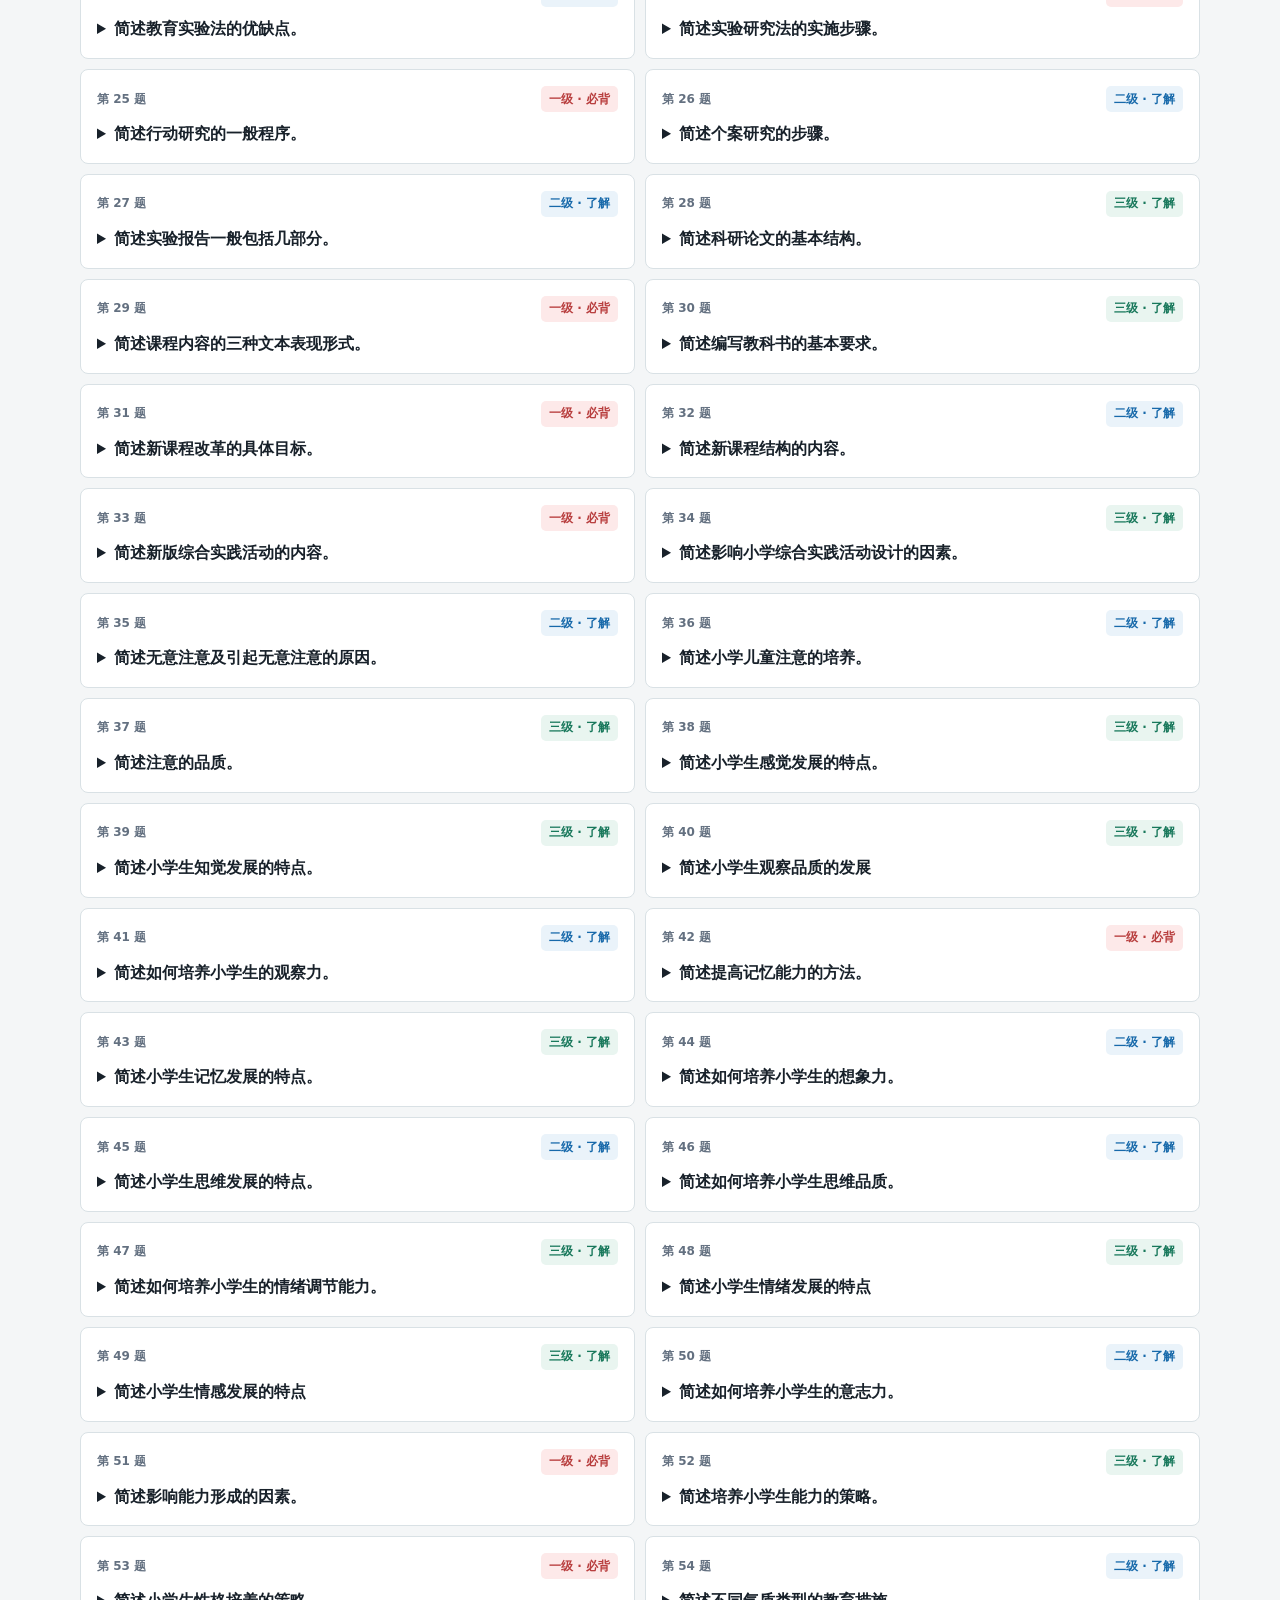
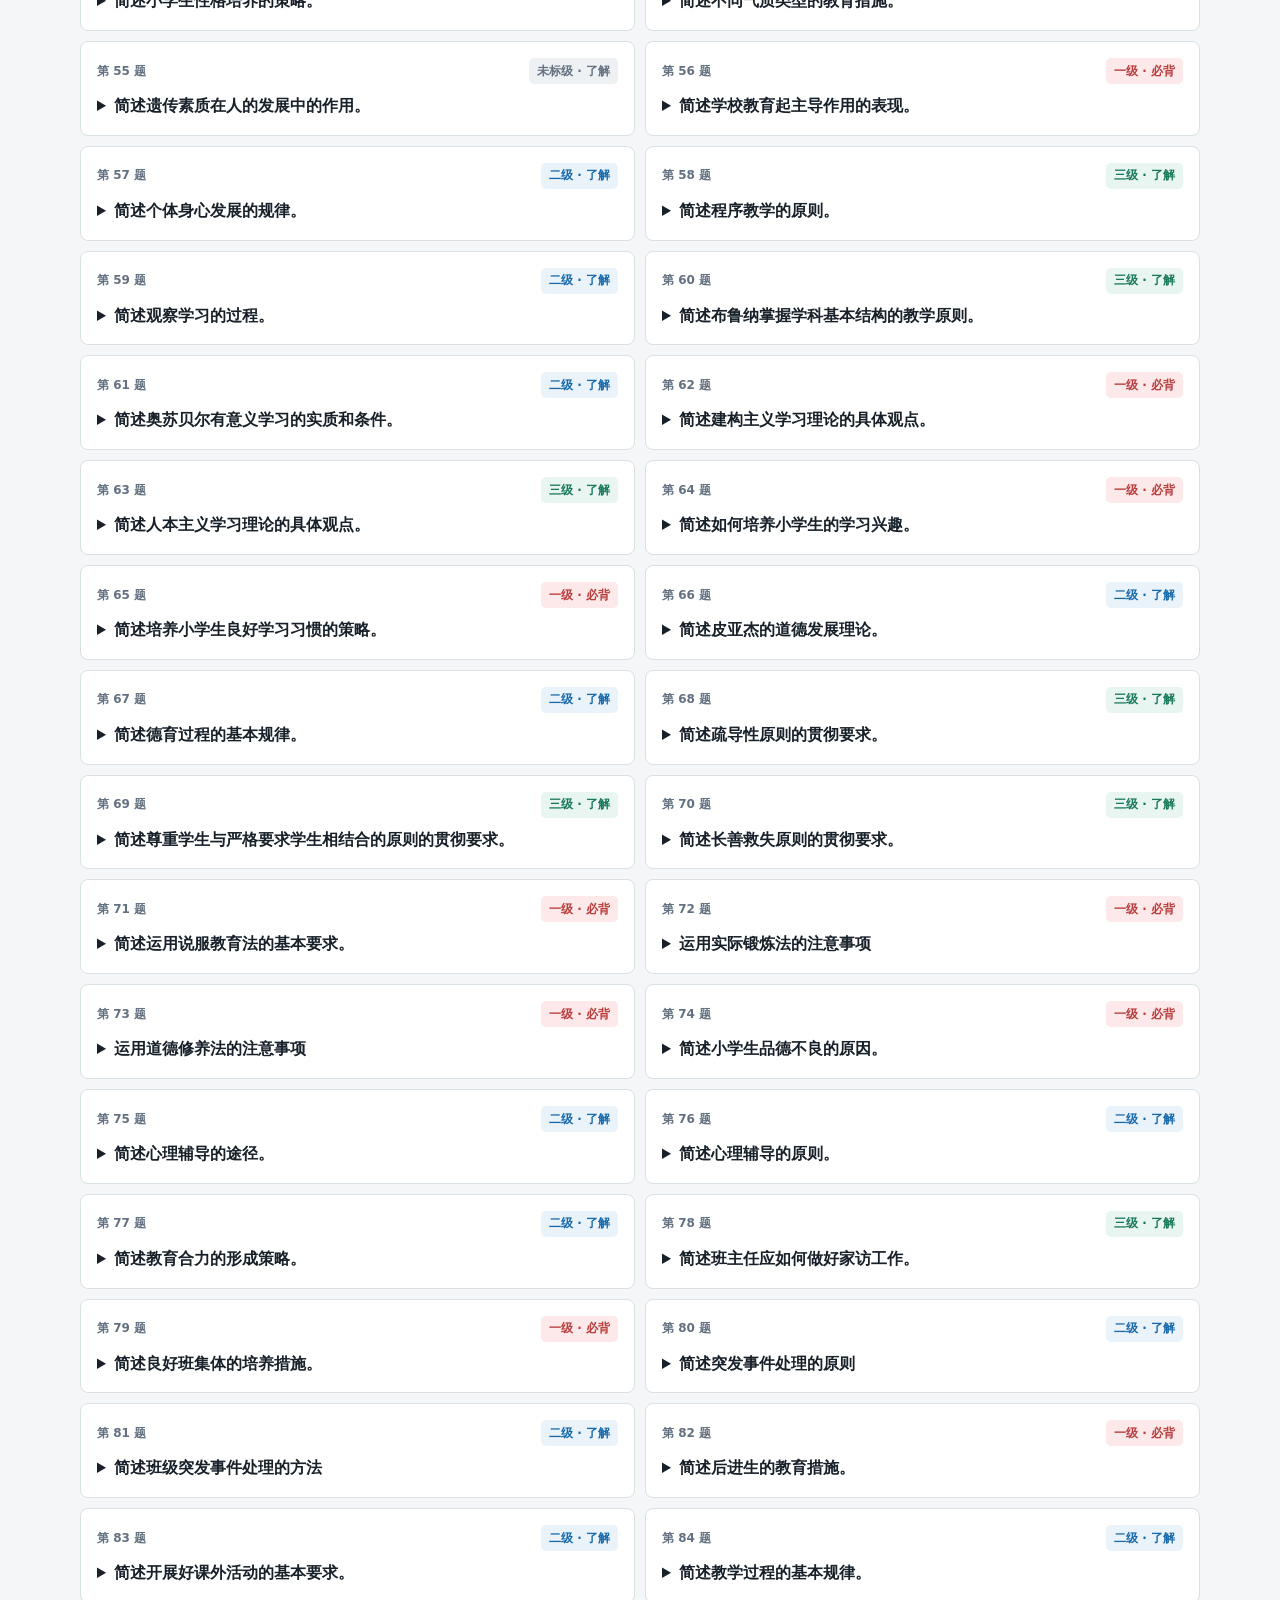
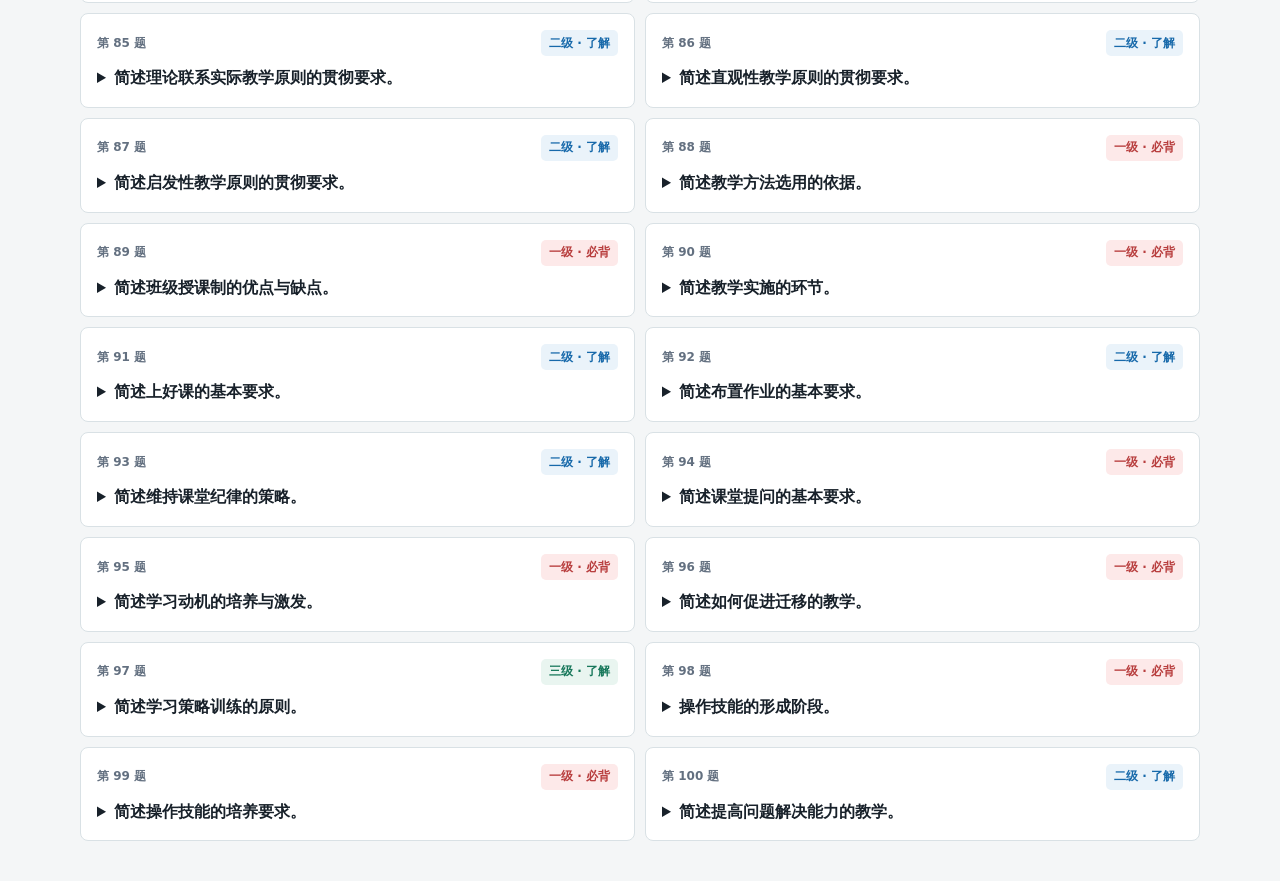
<file: teacher-cert/short-answer.html>
<!doctype html>
<html lang="zh-CN">
<head>
  <meta charset="utf-8">
  <meta name="viewport" content="width=device-width, initial-scale=1">
  <title>科目二 100 道分级简答题反问工作台</title>
  <style>
    :root{--bg:#f4f6f7;--panel:#fff;--text:#18212a;--muted:#637080;--line:#d9e1e5;--blue:#1769aa;--green:#18785b;--amber:#a96b08;--red:#b83e3e;--soft-blue:#eaf3fa;--soft-green:#e9f5f0;--soft-amber:#fff4dc;--soft-gray:#eef1f3;--shadow:0 10px 30px rgba(24,33,42,.07)}
    *{box-sizing:border-box}body{margin:0;min-width:320px;background:var(--bg);color:var(--text);font-family:"Microsoft YaHei","PingFang SC",system-ui,sans-serif;letter-spacing:0}button,input,select{font:inherit}.shell{width:min(1120px,calc(100% - 28px));margin:0 auto;padding:20px 0 40px}.topbar{display:flex;justify-content:space-between;align-items:center;gap:12px;margin-bottom:12px}.back{color:var(--blue);font-weight:800;text-decoration:none}.source{color:var(--muted);font-size:12px}.hero,.toolbar,.daily,.card,.stat{background:var(--panel);border:1px solid var(--line);border-radius:8px;box-shadow:var(--shadow)}.hero{padding:22px 24px}.eyebrow{margin:0 0 7px;color:var(--green);font-size:13px;font-weight:900}h1{margin:0;font-size:clamp(26px,4vw,38px);line-height:1.2}.subtitle{margin:10px 0 0;color:var(--muted);line-height:1.7}.stats{display:grid;grid-template-columns:repeat(4,minmax(0,1fr));gap:8px;margin:12px 0}.stat{padding:14px 16px}.stat strong{display:block;font-size:24px}.stat span{color:var(--muted);font-size:13px}.daily{margin-bottom:12px;padding:18px 20px;border-top:4px solid var(--green)}.daily-head{display:flex;justify-content:space-between;align-items:flex-start;gap:12px}.daily h2{margin:0 0 5px;font-size:21px}.daily p{margin:0;color:var(--muted);line-height:1.6}.daily-list{display:flex;flex-wrap:wrap;gap:7px;margin-top:12px}.today-link{display:inline-flex;align-items:center;min-height:36px;padding:6px 9px;border:1px solid var(--line);border-radius:6px;background:#fff;color:var(--text);text-decoration:none;font-weight:800;cursor:pointer}.toolbar{display:grid;grid-template-columns:minmax(0,1fr) 180px auto auto;gap:8px;padding:12px;position:sticky;top:0;z-index:5}input,select,button{min-height:40px;border:1px solid var(--line);border-radius:6px;background:#fff;color:var(--text);padding:0 11px}button{cursor:pointer;font-weight:800}button:hover{border-color:var(--blue);color:var(--blue)}.grid{display:grid;grid-template-columns:repeat(2,minmax(0,1fr));gap:10px;margin-top:12px}.card{padding:16px;box-shadow:none}.card-head{display:flex;justify-content:space-between;align-items:center;gap:8px;margin-bottom:10px}.number{color:var(--muted);font-size:12px;font-weight:900}.priority{display:inline-flex;align-items:center;min-height:26px;padding:3px 8px;border-radius:5px;font-size:12px;font-weight:900}.p1{background:#fde9e9;color:var(--red)}.p2{background:var(--soft-blue);color:var(--blue)}.p3{background:var(--soft-green);color:var(--green)}.pu{background:var(--soft-gray);color:var(--muted)}summary{cursor:pointer;font-size:16px;font-weight:900;line-height:1.55}details[open] summary{color:var(--blue)}ol{margin:12px 0 0;padding-left:23px;line-height:1.75}li+li{margin-top:5px}.mnemonic{margin:11px 0 0;padding:10px 12px;border-left:4px solid var(--amber);background:var(--soft-amber);color:#674507;font-weight:800;line-height:1.65}.empty{display:none;padding:30px 0;color:var(--muted);text-align:center}.empty.show{display:block}
    @media(max-width:760px){.stats{grid-template-columns:repeat(2,minmax(0,1fr))}.toolbar{grid-template-columns:1fr 130px}.toolbar button{width:100%}.grid{grid-template-columns:1fr}.source{display:none}.daily-head{display:block}.daily-head .today-link{margin-top:10px}}
  </style>
</head>
<body>
  <main class="shell">
    <div class="topbar"><a class="back" href="./教资二轮复习计划工作台.html">返回二轮总览</a><span class="source">来源：小学科目二简答题汇总100道.pdf</span></div>
    <section class="hero">
      <p class="eyebrow">科目二 · 简答题分级复习</p>
      <h1>100 道简答题反问工作台</h1>
      <p class="subtitle">一级题用于完整背诵和反复口答；二级、三级题以读题后说出核心关键词为目标。第 55 题在原 PDF 中没有优先级标记，按“了解”处理。</p>
    </section>
    <section class="stats" aria-label="题目统计">
      <div class="stat"><strong>30</strong><span>一级 · 优先背诵</span></div><div class="stat"><strong>46</strong><span>二级 · 理解识记</span></div><div class="stat"><strong>23</strong><span>三级 · 浏览了解</span></div><div class="stat"><strong>1</strong><span>未标级 · 按了解</span></div>
    </section>
    <section class="daily" id="daily" hidden>
      <div class="daily-head"><div><h2 id="dailyTitle"></h2><p>先背一级题，再用关键词复述了解题。</p></div><a class="today-link" id="dailyPage">打开每日计划</a></div>
      <div class="daily-list" id="dailyList"></div>
    </section>
    <section class="toolbar" aria-label="筛选工具">
      <input id="search" type="search" placeholder="搜索题目、答案或口诀">
      <select id="priority"><option value="">全部优先级</option><option value="一级">一级 · 必背</option><option value="二级">二级 · 了解</option><option value="三级">三级 · 了解</option><option value="未标级">未标级 · 了解</option></select>
      <button id="openAll" type="button">展开答案</button><button id="closeAll" type="button">收起答案</button>
    </section>
    <section class="grid" id="grid"></section><p class="empty" id="empty">没有匹配的题目。</p>
  </main>
  <script src="./short-answer-data.js?v=20260722-priority100"></script>
  <script>
    const questions=window.teacherShortAnswerQuestions||[],dailyPlan=window.teacherDailyShortAnswerPlan||{},grid=document.querySelector('#grid'),search=document.querySelector('#search'),priority=document.querySelector('#priority');
    const priorityMeta={'一级':{className:'p1',text:'一级 · 必背'},'二级':{className:'p2',text:'二级 · 了解'},'三级':{className:'p3',text:'三级 · 了解'},'未标级':{className:'pu',text:'未标级 · 了解'}};
    function renderCards(){const query=search.value.trim().toLowerCase(),selected=priority.value;const visible=questions.filter(question=>{const text=[question.question,...question.answers,question.mnemonic].join(' ').toLowerCase();return(!query||text.includes(query))&&(!selected||question.priority===selected)});grid.replaceChildren(...visible.map(question=>{const article=document.createElement('article');article.className='card';const head=document.createElement('div');head.className='card-head';const number=document.createElement('span');number.className='number';number.textContent='第 '+question.id+' 题';const badge=document.createElement('span');const meta=priorityMeta[question.priority]||priorityMeta['未标级'];badge.className='priority '+meta.className;badge.textContent=meta.text;head.append(number,badge);const details=document.createElement('details'),summary=document.createElement('summary');summary.textContent=question.question;const list=document.createElement('ol');list.replaceChildren(...question.answers.map(answer=>{const item=document.createElement('li');item.textContent=answer;return item}));details.append(summary,list);if(question.mnemonic){const mnemonic=document.createElement('p');mnemonic.className='mnemonic';mnemonic.textContent=question.mnemonic;details.appendChild(mnemonic)}article.append(head,details);return article}));document.querySelector('#empty').classList.toggle('show',visible.length===0)}
    function localDate(){const now=new Date(),pad=value=>String(value).padStart(2,'0');return now.getFullYear()+'-'+pad(now.getMonth()+1)+'-'+pad(now.getDate())}
    function renderToday(){const date=new URLSearchParams(location.search).get('date')||localDate(),assignment=dailyPlan[date],panel=document.querySelector('#daily');if(!assignment)return;panel.hidden=false;document.querySelector('#dailyTitle').textContent=date+' · '+assignment.label;document.querySelector('#dailyPage').href='./教资二轮每日复习工作台.html?date='+date;document.querySelector('#dailyList').replaceChildren(...assignment.ids.map(id=>{const question=questions.find(item=>item.id===id),tag=document.createElement('button');tag.type='button';tag.className='today-link';tag.textContent=(assignment.memorizeIds||[]).includes(id)?'必背 '+id:'了解 '+id;tag.addEventListener('click',()=>{priority.value='';search.value=question?question.question:String(id);renderCards();grid.scrollIntoView({behavior:'smooth',block:'start'})});return tag}))}
    search.addEventListener('input',renderCards);priority.addEventListener('change',renderCards);document.querySelector('#openAll').addEventListener('click',()=>document.querySelectorAll('#grid details').forEach(item=>item.open=true));document.querySelector('#closeAll').addEventListener('click',()=>document.querySelectorAll('#grid details').forEach(item=>item.open=false));renderToday();renderCards();
  </script>
</body>
</html>
</file>
<file: teacher-cert/????????/styles.css>
:root {
  --bg: #f5f7f8;
  --text: #17212b;
  --muted: #617083;
  --line: #dae4ea;
  --panel: #ffffff;
  --blue: #1f78d1;
  --green: #218a68;
  --amber: #bd7a12;
  --red: #c9463d;
  --violet: #6f5fb5;
  --shadow: 0 16px 40px rgba(23, 33, 43, 0.08);
}

* {
  box-sizing: border-box;
}

body {
  margin: 0;
  min-width: 320px;
  background: var(--bg);
  color: var(--text);
  font-family: "Microsoft YaHei", "PingFang SC", system-ui, sans-serif;
  letter-spacing: 0;
}

a {
  color: inherit;
}

.shell {
  width: min(1180px, calc(100% - 32px));
  margin: 0 auto;
  padding: 24px 0 40px;
}

.topbar {
  display: grid;
  grid-template-columns: minmax(0, 1fr) 220px;
  gap: 16px;
  align-items: stretch;
  margin-bottom: 16px;
}

.title-block,
.exam-card,
.panel,
.metric {
  background: var(--panel);
  border: 1px solid var(--line);
  border-radius: 8px;
  box-shadow: var(--shadow);
}

.title-block {
  padding: 22px 24px;
}

.eyebrow {
  margin: 0 0 8px;
  color: var(--blue);
  font-size: 13px;
  font-weight: 700;
}

h1,
h2,
h3,
p {
  margin-top: 0;
}

h1 {
  margin-bottom: 8px;
  font-size: clamp(30px, 5vw, 46px);
  line-height: 1.05;
}

h2 {
  margin-bottom: 0;
  font-size: 20px;
  line-height: 1.25;
}

h3 {
  margin-bottom: 8px;
  font-size: 17px;
}

.subtitle {
  margin-bottom: 0;
  color: var(--muted);
}

.exam-card {
  display: grid;
  place-items: center;
  padding: 18px;
  text-align: center;
}

.exam-card strong {
  display: block;
  color: var(--red);
  font-size: 58px;
  line-height: 1;
}

.exam-label {
  color: var(--muted);
  font-size: 14px;
  font-weight: 700;
}

.metrics {
  display: grid;
  grid-template-columns: repeat(3, minmax(0, 1fr));
  gap: 16px;
  margin-bottom: 16px;
}

.metric {
  display: grid;
  grid-template-columns: 88px minmax(0, 1fr);
  gap: 16px;
  align-items: center;
  padding: 16px;
}

.metric p {
  margin: 6px 0 12px;
  color: var(--muted);
  font-size: 14px;
}

.ring {
  width: 78px;
  height: 78px;
  display: grid;
  place-items: center;
  border-radius: 50%;
  background: conic-gradient(var(--blue) 0deg, var(--blue) 0deg, #e8eef3 0deg);
  position: relative;
}

.ring::before {
  content: "";
  width: 56px;
  height: 56px;
  border-radius: 50%;
  background: white;
  position: absolute;
}

.ring span {
  position: relative;
  font-size: 15px;
  font-weight: 800;
}

.progress-input {
  width: 100%;
  accent-color: var(--blue);
}

.layout {
  display: grid;
  grid-template-columns: 1fr 1fr;
  gap: 16px;
  margin-bottom: 16px;
}

.panel {
  padding: 18px;
  margin-bottom: 16px;
}

.panel-head {
  display: flex;
  justify-content: space-between;
  gap: 12px;
  align-items: flex-start;
  margin-bottom: 16px;
}

.icon-button {
  width: 38px;
  height: 38px;
  border: 1px solid var(--line);
  border-radius: 8px;
  background: #f8fbfd;
  color: var(--text);
  cursor: pointer;
  font-size: 20px;
  line-height: 1;
}

.icon-button:hover,
.file-link:hover,
.link-list a:hover,
.memory-card a:hover {
  border-color: var(--blue);
  color: var(--blue);
}

.timeline {
  display: grid;
  gap: 10px;
}

.task-table {
  overflow: hidden;
  border: 1px solid var(--line);
  border-radius: 8px;
  background: white;
}

.task-row {
  display: grid;
  grid-template-columns: 150px minmax(220px, 1.25fr) minmax(220px, 1.35fr) 72px;
  align-items: stretch;
  min-height: 72px;
  border-bottom: 1px solid var(--line);
  color: var(--text);
  text-decoration: none;
}

.task-row:last-child {
  border-bottom: none;
}

.task-row-head {
  min-height: 48px;
  background: #edf5f8;
  color: #315366;
  font-weight: 800;
}

.task-row > span {
  display: grid;
  align-content: center;
  padding: 12px 14px;
  line-height: 1.55;
}

.task-row strong,
.task-row small {
  display: block;
}

.task-row small {
  margin-top: 4px;
  color: var(--muted);
}

.check-cell {
  justify-items: center;
}

.check-cell input {
  width: 18px;
  height: 18px;
  accent-color: var(--green);
}

.summary-note {
  margin: 14px 0 0;
  padding: 13px 14px;
  border-left: 5px solid var(--green);
  border-radius: 8px;
  background: #f5fbf8;
  color: var(--muted);
  line-height: 1.7;
}

.summary-note strong {
  color: var(--text);
}

.time-block {
  display: grid;
  grid-template-columns: 22px 104px minmax(0, 1fr);
  gap: 12px;
  align-items: start;
  padding: 14px;
  border: 1px solid var(--line);
  border-radius: 8px;
  background: #fbfdfe;
}

.time-block input,
.page-checks input {
  width: 18px;
  height: 18px;
  margin-top: 2px;
  accent-color: var(--green);
}

.time {
  color: var(--blue);
  font-weight: 800;
}

.time-block strong,
.time-block small {
  display: block;
}

.time-block small {
  margin-top: 4px;
  color: var(--muted);
  line-height: 1.5;
}

.memory-grid,
.counter-grid {
  display: grid;
  grid-template-columns: repeat(2, minmax(0, 1fr));
  gap: 12px;
}

.memory-card,
.counter-box,
.template-steps article {
  display: grid;
  gap: 8px;
  padding: 15px;
  border: 1px solid var(--line);
  border-radius: 8px;
  background: #fbfdfe;
}

.memory-card.blue {
  border-top: 4px solid var(--blue);
}

.memory-card.green {
  border-top: 4px solid var(--green);
}

.memory-card strong {
  color: var(--text);
  font-size: 16px;
}

.memory-card p,
.counter-box small,
.template-steps span {
  margin-bottom: 0;
  color: var(--muted);
  line-height: 1.6;
}

.memory-card a,
.file-link {
  display: inline-flex;
  align-items: center;
  min-height: 36px;
  padding: 0 12px;
  border: 1px solid var(--line);
  border-radius: 8px;
  color: var(--blue);
  font-size: 14px;
  font-weight: 700;
  text-decoration: none;
  background: #f8fbfd;
  width: fit-content;
}

.counter-box span {
  color: var(--muted);
  font-size: 14px;
  font-weight: 700;
}

.counter-box.calm strong {
  color: var(--green);
  font-size: 20px;
}

.number-input {
  width: 100%;
  min-height: 42px;
  border: 1px solid var(--line);
  border-radius: 8px;
  padding: 8px 10px;
  color: var(--text);
  font-size: 20px;
  font-weight: 800;
  background: white;
}

.note-area {
  width: 100%;
  margin-top: 12px;
  border: 1px solid var(--line);
  border-radius: 8px;
  padding: 12px;
  color: var(--text);
  font: inherit;
  line-height: 1.6;
  resize: vertical;
  background: white;
}

.note-area.large {
  min-height: 210px;
}

.page-checks {
  display: grid;
  grid-template-columns: repeat(5, minmax(0, 1fr));
  gap: 10px;
}

.page-checks label {
  display: flex;
  gap: 8px;
  align-items: center;
  min-height: 42px;
  padding: 10px;
  border: 1px solid var(--line);
  border-radius: 8px;
  background: #fbfdfe;
  font-weight: 800;
}

.template-steps {
  display: grid;
  gap: 10px;
}

.template-steps strong {
  color: var(--violet);
}

.resource-panel {
  margin-bottom: 16px;
}

.resource-grid {
  display: grid;
  grid-template-columns: repeat(3, minmax(0, 1fr));
  gap: 12px;
}

.resource-item {
  display: grid;
  gap: 10px;
  padding: 12px;
  border: 1px solid var(--line);
  border-radius: 8px;
  color: var(--text);
  text-decoration: none;
  background: #fbfdfe;
  font-weight: 800;
}

.resource-item img {
  width: 100%;
  aspect-ratio: 16 / 9;
  border-radius: 6px;
  border: 1px solid var(--line);
  object-fit: cover;
  background: #edf3f6;
}

.bottom-layout {
  margin-bottom: 0;
}

.bottom-layout .panel {
  margin-bottom: 0;
}

.link-list {
  display: grid;
  gap: 10px;
}

.link-list a {
  display: block;
  padding: 13px 14px;
  border: 1px solid var(--line);
  border-radius: 8px;
  color: var(--text);
  text-decoration: none;
  background: #fbfdfe;
  font-weight: 700;
}

@media (max-width: 920px) {
  .topbar,
  .metrics,
  .layout,
  .resource-grid {
    grid-template-columns: 1fr;
  }

  .exam-card {
    min-height: 150px;
  }
}

@media (max-width: 640px) {
  .shell {
    width: min(100% - 20px, 1180px);
    padding-top: 12px;
  }

  .title-block,
  .panel,
  .metric {
    padding: 14px;
  }

  .metric {
    grid-template-columns: 72px minmax(0, 1fr);
  }

  .ring {
    width: 66px;
    height: 66px;
  }

  .ring::before {
    width: 48px;
    height: 48px;
  }

  .time-block,
  .task-row,
  .memory-grid,
  .counter-grid,
  .page-checks {
    grid-template-columns: 1fr;
  }

  .task-row-head {
    display: none;
  }

  .task-row > span {
    padding: 10px 12px;
  }

  .check-cell {
    justify-items: start;
  }

  .time-block {
    gap: 8px;
  }

  h1 {
    font-size: 32px;
  }
}
</file>
